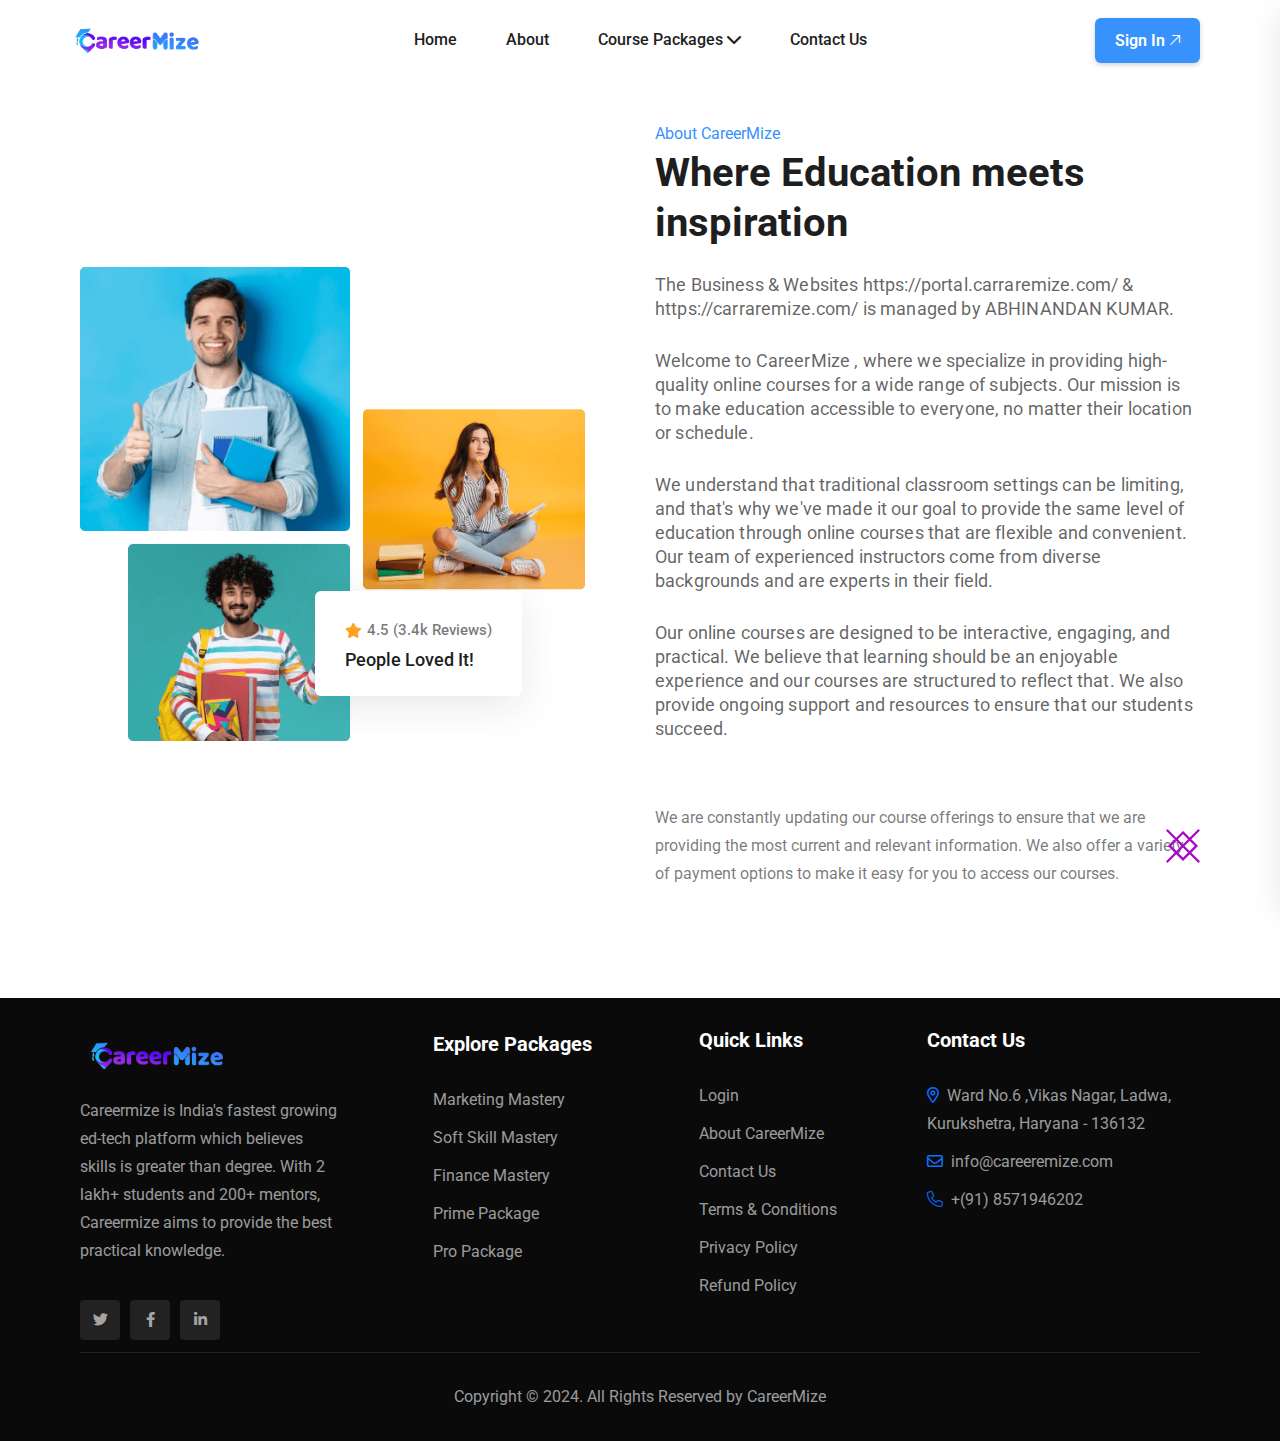
<file: about.html>
<!Doctype html>
<html class="no-js" lang="zxx">
    <head>
        <meta charset="utf-8">
        <meta http-equiv="x-ua-compatible" content="ie=edge">
        <title>Carrermize</title>
        <meta name="description" content="">
        <meta name="viewport" content="width=device-width, initial-scale=1">
		<link rel="shortcut icon" type="image/x-icon" href="assets/img/favicon.png">
        <!-- Place favicon.ico in the root directory -->

		<!-- CSS here -->
        <link rel="stylesheet" href="assets/css/bootstrap.min.css">
        <link rel="stylesheet" href="assets/css/animate.min.css">
        <link rel="stylesheet" href="assets/css/magnific-popup.css">
        <link rel="stylesheet" href="assets/css/fontawesome-all.min.css">
        <link rel="stylesheet" href="assets/css/odometer.min.css">
        <link rel="stylesheet" href="assets/css/nice-select.css">
        <link rel="stylesheet" href="assets/css/meanmenu.css">
        <link rel="stylesheet" href="assets/css/swiper-bundle.min.css">
        <link rel="stylesheet" href="assets/css/main.css">
    </head>
     
    <body>
       <!-- sidebar-information-area-start -->
        <div class="sidebar-info side-info">
            <div class="sidebar-logo-wrapper mb-25">
                <div class="row align-items-center">
                    <div class="col-xl-6 col-8">
                        <div class="sidebar-logo">
                            <a href="index.html"><img src="assets/img/logo/logo.png" alt="logo-img"></a>
                        </div>
                    </div>
                    <div class="col-xl-6 col-4">
                        <div class="sidebar-close-wrapper text-end">
                            <button class="sidebar-close side-info-close"><i class="fal fa-times"></i></button>
                        </div>
                    </div>
                </div>
            </div>
            <div class="sidebar-menu-wrapper fix">
                <div class="mobile-menu"></div>
            </div>
        </div>
        <div class="offcanvas-overlay"></div>
        <!-- sidebar-information-area-end -->

        <!-- header area start -->
        <header>
            <div class="h3_header-area header-sticky p-0">
              <div class="container">
                <div class="row align-items-center">
                  <div class="col-xl-3 col-sm-7 col-6 p-lg-0 p-md-2 m-lg-0">
                    <div class="h3_header-logo m-lg-0 p-lg-0">
                      <a href="index.html"
                        ><img
                          class="w-md-100"
                          src="assets/img/logo/logo-removebg-preview.png"
                          alt=""
                      /></a>
                    </div>
                  </div>
                  <div class="col-xl-6 p-3 d-none d-xl-block">
                    <div class="h3_header-middle">
                      <nav class="main-menu mobile-menu" id="mobile-menu">
                        <ul>
                          <li class="menu-has-child">
                            <a href="index.html">Home</a>
                          </li>
                          <li class="menu-has-child">
                            <a href="about.html">About</a>
                          </li>
                          <li class="menu-has-child">
                            <a href="#"
                              >Course Packages <i class="fa-solid fa-chevron-down"></i
                            ></a>
                            <ul class="submenu">
                              <li><a href="course-details.html">Marketing Mastery</a></li>
                              <li><a href="course-details.html">Finance Mastery</a></li>
                              <li>
                                <a href="course-details.html">Soft Skill Mastery
                                </a>
                              </li>
                            </ul>
                          </li>
                          
      
                          <li><a href="contact.html">Contact Us</a></li>
                        </ul>
                      </nav>
                    </div>
                  </div>
                  <div class="col-xl-3 col-sm-5 col-6">
                    <div class="h3_header-right">
                      <div class="h3_header-btn d-none d-sm-block">
                        <a
                          href="sign-in.html"
                          class="header-btn theme-btn theme-btn-medium theme-btn-3"
                          >Sign In <i class="fa-light fa-arrow-up-right"></i
                        ></a>
                      </div>
                      <div class="header-menu-bar d-xl-none ml-10">
                        <span class="header-menu-bar-icon side-toggle">
                          <i class="fa-light fa-bars"></i>
                        </span>
                      </div>
                    </div>
                  </div>
                </div>
              </div>
            </div>
          </header>
        <!-- header area end -->

        <main>
            <!-- breadcrumb area start -->
            <!-- <section class="breadcrumb-area bg-default" data-background="assets/img/breadcrumb/breadcrumb-bg.jpg">
                <img src="assets/img/breadcrumb/shape-1.png" alt="" class="breadcrumb-shape">
                <div class="container">
                    <div class="row">
                        <div class="col-12">
                            <div class="breadcrumb-content">
                                <h2 class="breadcrumb-title">About Us</h2>
                                <div class="breadcrumb-list">
                                    <a href="index-2.html">Home</a>
                                    <span>About</span>
                                </div>
                            </div>
                        </div>
                    </div>
                </div>
            </section> -->
            <!-- breadcrumb area end -->

            <!-- about area start -->
            <section class="about-area pt-40 pb-60">
                <div class="container">
                    <div class="row align-items-center">
                        <div class="col-xl-6 col-lg-6">
                            <div class="about-img mb-50">
                                <img src="assets/img/about/1/1.png" alt="">
                                <div class="about-img-meta">
                                    <span><i class="fa-solid fa-star"></i>4.5 (3.4k Reviews)</span>
                                    <h5>People Loved It!</h5>
                                </div>
                            </div>
                        </div>
                        <div class="col-xl-6 col-lg-6 col-md-10">
                            <div class="h3_about-wrap mr-65 mb-50">
                                <img
                                  src="assets/img/about/3/shape-4.png"
                                  alt=""
                                  class="h3_about-wrap-shape"
                                />
                                <div class="section-area-3 mb-35 small-section-area-3">
                                  <span class="section-subtitle"
                                    >About CareerMize</span
                                  >
                                  <h2 class="section-title  mb-25">Where Education meets inspiration</h2>
                                  <p class="section-text">
                                    The Business & Websites https://portal.carraremize.com/ & https://carraremize.com/ is managed by ABHINANDAN KUMAR.
                                  </p>
                                  <br>
                                  <p class="section-text">
                                    Welcome to CareerMize , where we specialize in providing
                                    high-quality online courses for a wide range of subjects.
                                    Our mission is to make education accessible to everyone, no
                                    matter their location or schedule.
                                  </p>
                                  <br>
                                  <p class="section-text">
                                    We understand that traditional classroom settings can be limiting, and that's why we've made it our goal to provide the same level of education through online courses that are flexible and convenient. Our team of experienced instructors come from diverse backgrounds and are experts in their field.
                                  </p>
                                  <br>
                                  <p class="section-text">
                                    Our online courses are designed to be interactive, engaging, and practical. We believe that learning should be an enjoyable experience and our courses are structured to reflect that. We also provide ongoing support and resources to ensure that our students succeed. </p>
                                </div>
                                  <br>
                                  <p class="section-text">
                                    We are constantly updating our course offerings to ensure that we are providing the most current and relevant information. We also offer a variety of payment options to make it easy for you to access our courses.</p>
                                </div>
                                
                              </div>
                        </div>
                    </div>
                </div>
            </section>
            <!-- about area end -->

            

            
        </main>

        <!-- footer area start -->
        <footer class="footer-area h3_footer-area">
          <div class="footer-top pt-30 pb-1">
            <div class="container">
              <div class="row gap-3 gap-lg-0 justify-content-between">
                <div class="col-xl-3  col-lg-3 col-md-7 col-sm-12">
                  <div class="footer-widget mb-2">
                    <div class="footer-logo ">
                      <a href="index.html"
                        ><img class="p-0 m-0 " src="assets/img/logo/logo-removebg-preview.png" alt=""
                      /></a>
                    </div>
                    <p class="footer-widget-text mb-35">
                      Careermize is India's fastest growing ed-tech platform which
                      believes skills is greater than degree. With 2 lakh+ students
                      and 200+ mentors, Careermize aims to provide the best
                      practical knowledge.
                    </p>
                    <div class="footer-social">
                      <ul>
                        <li>
                          <a href="#"><i class="fa-brands fa-twitter"></i></a>
                        </li>
                        <li>
                          <a href="#"><i class="fa-brands fa-facebook-f"></i></a>
                        </li>
                        <li>
                          <a href="#"><i class="fa-brands fa-linkedin-in"></i></a>
                        </li>
                      </ul>
                    </div>
                  </div>
                </div>
                <div
                  class="col-xl-2 col-lg-3 pt-1 col-md-5 col-sm-6 d-flex justify-content-xl-center"
                >
                  <div class="footer-widget mb-1">
                    <h5 class="footer-widget-title">Explore Packages</h5>
                    <div class="footer-widget-list">
                      <ul>
                        <li><a href="course-details.html">Marketing Mastery</a></li>
                        <li><a href="course-details.html">Soft Skill Mastery</a></li>
                        <li><a href="course-details.html">Finance Mastery</a></li>
                        <li><a href="course-details.html">Prime Package</a></li>
                        <li><a href="course-details.html">Pro Package</a></li>
                      </ul>
                    </div>
                  </div>
                </div>
                <div
                  class="col-xl-2 col-lg-3 col-md-5 col-sm-6 d-flex justify-content-xl-center order-md-4 order-xl-3"
                >
                  <div class="footer-widget mb-10">
                    <h5 class="footer-widget-title">Quick Links</h5>
                    <div class="footer-widget-list">
                      <ul>
                        <li><a href="sign-in.html">Login</a></li>
                        <li><a href="about.html">About CareerMize</a></li>
                        <li><a href="contact.html">Contact Us</a></li>
                        <li><a href="terms-conditions.html">Terms & Conditions</a></li>
                        <li><a href="privacy-policy.html">Privacy Policy</a></li>
                        <li><a href="refund.html">Refund Policy</a></li>
                        
                        
                      </ul>
                    </div>
                  </div>
                </div>
                <div
                  class="col-xl-3 col-lg-3  p-lg-0 col-md-5 col-sm-6 d-flex justify-content-xl-center order-md-4 order-xl-3"
                >
                  <div class="footer-widget mb-10">
                    <h5 class="footer-widget-title">Contact Us</h5>
                    <div class="footer-widget-list">
                      <ul>
                        <li><a href="#"><i class="fa-regular fa-location-dot text-primary"></i>&nbsp; Ward No.6 ,Vikas Nagar, Ladwa, Kurukshetra, Haryana - 136132</a></li>
                        <li><a href="#"><i class="fa-regular fa-envelope text-primary"></i>&nbsp; info@careeremize.com</a></li>
                        <li><a href="#"><i class="fa-light fa-phone text-primary"></i>&nbsp; +(91) 8571946202</a></li>
                        
                        
                      </ul>
                    </div>
                  </div>
                </div>
                
              </div>
            </div>
          </div>
          <div class="container">
            <div class="copyright-area">
              <div class="row">
                <div class="col-12">
                  <div class="copyright-text">
                    <p>Copyright © 2024. All Rights Reserved by CareerMize</p>
                  </div>
                </div>
              </div>
            </div>
          </div>
        </footer>
        <!-- footer area end -->

		<!-- JS here -->
        <script src="assets/js/jquery.min.js"></script>
        <script src="assets/js/bootstrap.bundle.min.js"></script>
        <script src="assets/js/swiper-bundle.min.js"></script>
        <script src="assets/js/jquery.meanmenu.min.js"></script>
        <script src="assets/js/wow.min.js"></script>
        <script src="assets/js/jquery.nice-select.min.js"></script>
        <script src="assets/js/jquery.scrollUp.min.js"></script>
        <script src="assets/js/jquery.magnific-popup.min.js"></script>
        <script src="assets/js/odometer.min.js"></script>
        <script src="assets/js/appear.min.js"></script>
        <script src="assets/js/main.js"></script>
    </body>
</html>
</file>
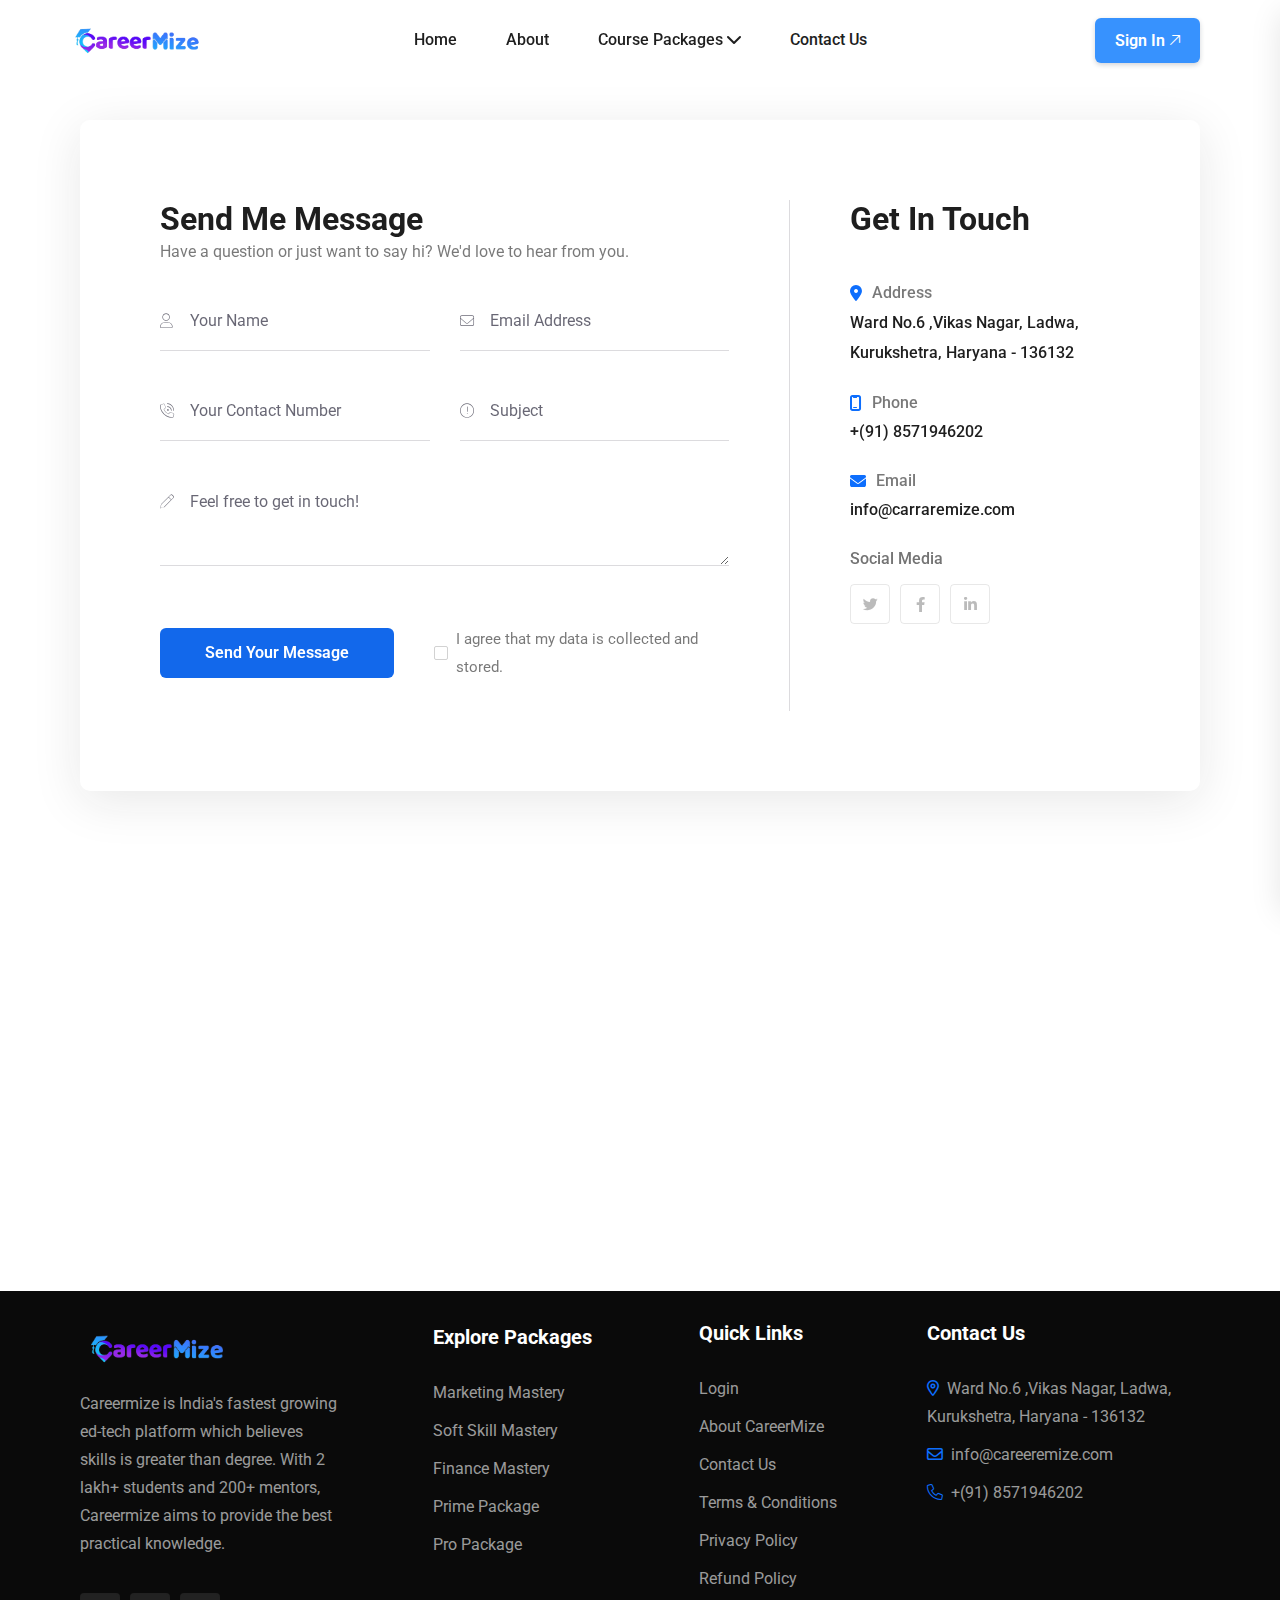
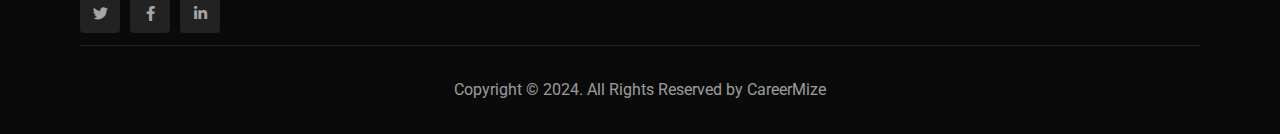
<file: contact.html>
<!Doctype html>
<html class="no-js" lang="zxx">
    <head>
        <meta charset="utf-8">
        <meta http-equiv="x-ua-compatible" content="ie=edge">
        <title>Carrermize</title>
        <meta name="description" content="">
        <meta name="viewport" content="width=device-width, initial-scale=1">
		<link rel="shortcut icon" type="image/x-icon" href="assets/img/favicon.png">
        <!-- Place favicon.ico in the root directory -->

		<!-- CSS here -->
        <link rel="stylesheet" href="assets/css/bootstrap.min.css">
        <link rel="stylesheet" href="assets/css/animate.min.css">
        <link rel="stylesheet" href="assets/css/magnific-popup.css">
        <link rel="stylesheet" href="assets/css/fontawesome-all.min.css">
        <link rel="stylesheet" href="assets/css/odometer.min.css">
        <link rel="stylesheet" href="assets/css/nice-select.css">
        <link rel="stylesheet" href="assets/css/meanmenu.css">
        <link rel="stylesheet" href="assets/css/swiper-bundle.min.css">
        <link rel="stylesheet" href="assets/css/main.css">
    </head>
     
    <body>
       <!-- sidebar-information-area-start -->
        <div class="sidebar-info side-info">
            <div class="sidebar-logo-wrapper mb-25">
                <div class="row align-items-center">
                    <div class="col-xl-6 col-8">
                        <div class="sidebar-logo">
                            <a href="index.html"><img src="assets/img/logo/logo.png" alt="logo-img"></a>
                        </div>
                    </div>
                    <div class="col-xl-6 col-4">
                        <div class="sidebar-close-wrapper text-end">
                            <button class="sidebar-close side-info-close"><i class="fal fa-times"></i></button>
                        </div>
                    </div>
                </div>
            </div>
            <div class="sidebar-menu-wrapper fix">
                <div class="mobile-menu"></div>
            </div>
        </div>
        <div class="offcanvas-overlay"></div>
        <!-- sidebar-information-area-end -->

        <!-- header area start -->
        <header>
            <div class="h3_header-area header-sticky p-0">
              <div class="container">
                <div class="row align-items-center">
                  <div class="col-xl-3 col-sm-7 col-6 p-lg-0 p-md-2 m-lg-0">
                    <div class="h3_header-logo m-lg-0 p-lg-0">
                      <a href="index.html"
                        ><img
                          class="w-md-100"
                          src="assets/img/logo/logo-removebg-preview.png"
                          alt=""
                      /></a>
                    </div>
                  </div>
                  <div class="col-xl-6 p-3 d-none d-xl-block">
                    <div class="h3_header-middle">
                      <nav class="main-menu mobile-menu" id="mobile-menu">
                        <ul>
                          <li class="menu-has-child">
                            <a href="index.html">Home</a>
                          </li>
                          <li class="menu-has-child">
                            <a href="about.html">About</a>
                          </li>
                          <li class="menu-has-child">
                            <a href="#"
                              >Course Packages <i class="fa-solid fa-chevron-down"></i
                            ></a>
                            <ul class="submenu">
                              <li><a href="course-details.html">Marketing Mastery</a></li>
                              <li><a href="course-details.html">Finance Mastery</a></li>
                              <li>
                                <a href="course-details.html">Soft Skill Mastery
                                </a>
                              </li>
                            </ul>
                          </li>
                          
      
                          <li><a href="contact.html">Contact Us</a></li>
                        </ul>
                      </nav>
                    </div>
                  </div>
                  <div class="col-xl-3 col-sm-5 col-6">
                    <div class="h3_header-right">
                      <div class="h3_header-btn d-none d-sm-block">
                        <a
                          href="sign-in.html"
                          class="header-btn theme-btn theme-btn-medium theme-btn-3"
                          >Sign In <i class="fa-light fa-arrow-up-right"></i
                        ></a>
                      </div>
                      <div class="header-menu-bar d-xl-none ml-10">
                        <span class="header-menu-bar-icon side-toggle">
                          <i class="fa-light fa-bars"></i>
                        </span>
                      </div>
                    </div>
                  </div>
                </div>
              </div>
            </div>
          </header>
        <!-- header area end -->

        <main>
            <!-- breadcrumb area start -->
           
            <!-- breadcrumb area end -->

            <!-- contact area start -->
            <section class="contact-area pt-40 pb-120">
                <div class="container">
                    <div class="contact-wrap">
                        <div class="row">
                            <div class="col-xl-8 col-md-8">
                                <div class="contact-content pr-80 mb-20">
                                    <h3 class="contact-title m-0">Send Me Message</h3>
                                    <p class="mb-25">Have a question or just want to say hi? We'd love to hear from you.</p>
                                    <form action="#" class="contact-form">
                                        <div class="row">
                                            <div class="col-xl-6 col-lg-6 col-md-12 col-sm-6">
                                                <div class="contact-form-input mb-30">
                                                    <input type="text" placeholder="Your Name">
                                                    <span class="inner-icon"><i class="fa-thin fa-user"></i></span>
                                                </div>
                                            </div>
                                            <div class="col-xl-6 col-lg-6 col-md-12 col-sm-6">
                                                <div class="contact-form-input mb-30">
                                                    <input type="email" placeholder="Email Address">
                                                    <span class="inner-icon"><i class="fa-thin fa-envelope"></i></span>
                                                </div>
                                            </div>
                                            <div class="col-xl-6 col-lg-6 col-md-12 col-sm-6">
                                                <div class="contact-form-input mb-30">
                                                    <input type="text" placeholder="Your Contact Number">
                                                    <span class="inner-icon"><i class="fa-thin fa-phone-volume"></i></span>
                                                </div>
                                            </div>
                                            <div class="col-xl-6 col-lg-6 col-md-12 col-sm-6 ">
                                                <div class="contact-form-input mb-30">
                                                    <input type="text" placeholder="Subject">
                                                    <span class="inner-icon"><i class="fa-thin fa-circle-exclamation"></i></span>
                                                </div>
                                               
                                            </div>
                                            <div class="col-12">
                                                <div class="contact-form-input mb-50 contact-form-textarea">
                                                    <textarea name="message" cols="30" rows="10" placeholder="Feel free to get in touch!"></textarea>
                                                    <span class="inner-icon"><i class="fa-thin fa-pen"></i></span>
                                                </div>
                                            </div>
                                            <div class="col-12">
                                                <div class="contact-form-submit mb-30">
                                                    <div class="contact-form-btn">
                                                        <a href="#" class="theme-btn contact-btn">Send Your Message</a>
                                                    </div>
                                                    <div class="contact-form-condition">
                                                        <label class="condition_label">I agree that my data is collected and stored.
                                                            <input type="checkbox">
                                                            <span class="check_mark"></span>
                                                        </label>
                                                    </div>
                                                </div>
                                            </div>
                                        </div>
                                    </form>
                                </div>
                            </div>
                            <div class="col-xl-4 col-md-4">
                                <div class="contact-info ml-50 mb-20">
                                    <h3 class="contact-title mb-40">Get In Touch</h3>
                                    <div class="contact-info-item">
                                        <span><i class="fa-thin fa-location-dot text-primary fw-semibold"></i>Address</span>
                                        <p>Ward No.6 ,Vikas Nagar, Ladwa, Kurukshetra, Haryana - 136132</p>
                                    </div>
                                    <div class="contact-info-item">
                                        <span><i class="fa-thin fa-mobile-notch text-primary fw-semibold"></i>Phone</span>
                                        <a href="tel:+123548645850">+(91) 8571946202</a>
                                    </div>
                                    <div class="contact-info-item">
                                        <span><i class="fa-thin fa-envelope text-primary fw-semibold"></i>Email</span>
                                        <a href="mailto:example@gmail.com">info@carraremize.com</a>
                                    </div>
                                    <div class="contact-social">
                                        <span>Social Media</span>
                                        <ul>
                                            <li><a href="#"><i class="fa-brands fa-twitter"></i></a></li>
                                            <li><a href="#"><i class="fa-brands fa-facebook-f"></i></a></li>
                                            <li><a href="#"><i class="fa-brands fa-linkedin-in"></i></a></li>
                                        </ul>
                                    </div>
                                </div>
                            </div>
                        </div>
                    </div>
                </div>
                <div class="contact-map">
                    <iframe src="https://www.google.com/maps/embed?pb=!1m16!1m12!1m3!1d147120.012062842!2d13.706000467398074!3d51.075159941942076!2m3!1f0!2f0!3f0!3m2!1i1024!2i768!4f13.1!2m1!1senveto!5e0!3m2!1sen!2sbd!4v1680961754336!5m2!1sen!2sbd" loading="lazy" referrerpolicy="no-referrer-when-downgrade"></iframe>
                </div>
            </section>
            <!-- contact area end -->

        </main>

        <!-- footer area start -->
        <footer class="footer-area h3_footer-area">
          <div class="footer-top pt-30 pb-1">
            <div class="container">
              <div class="row gap-3 gap-lg-0 justify-content-between">
                <div class="col-xl-3  col-lg-3 col-md-7 col-sm-12">
                  <div class="footer-widget mb-2">
                    <div class="footer-logo ">
                      <a href="index.html"
                        ><img class="p-0 m-0 " src="assets/img/logo/logo-removebg-preview.png" alt=""
                      /></a>
                    </div>
                    <p class="footer-widget-text mb-35">
                      Careermize is India's fastest growing ed-tech platform which
                      believes skills is greater than degree. With 2 lakh+ students
                      and 200+ mentors, Careermize aims to provide the best
                      practical knowledge.
                    </p>
                    <div class="footer-social">
                      <ul>
                        <li>
                          <a href="#"><i class="fa-brands fa-twitter"></i></a>
                        </li>
                        <li>
                          <a href="#"><i class="fa-brands fa-facebook-f"></i></a>
                        </li>
                        <li>
                          <a href="#"><i class="fa-brands fa-linkedin-in"></i></a>
                        </li>
                      </ul>
                    </div>
                  </div>
                </div>
                <div
                  class="col-xl-2 col-lg-3 pt-1 col-md-5 col-sm-6 d-flex justify-content-xl-center"
                >
                  <div class="footer-widget mb-1">
                    <h5 class="footer-widget-title">Explore Packages</h5>
                    <div class="footer-widget-list">
                      <ul>
                        <li><a href="course-details.html">Marketing Mastery</a></li>
                        <li><a href="course-details.html">Soft Skill Mastery</a></li>
                        <li><a href="course-details.html">Finance Mastery</a></li>
                        <li><a href="course-details.html">Prime Package</a></li>
                        <li><a href="course-details.html">Pro Package</a></li>
                      </ul>
                    </div>
                  </div>
                </div>
                <div
                  class="col-xl-2 col-lg-3 col-md-5 col-sm-6 d-flex justify-content-xl-center order-md-4 order-xl-3"
                >
                  <div class="footer-widget mb-10">
                    <h5 class="footer-widget-title">Quick Links</h5>
                    <div class="footer-widget-list">
                      <ul>
                        <li><a href="sign-in.html">Login</a></li>
                        <li><a href="about.html">About CareerMize</a></li>
                        <li><a href="contact.html">Contact Us</a></li>
                        <li><a href="terms-conditions.html">Terms & Conditions</a></li>
                        <li><a href="privacy-policy.html">Privacy Policy</a></li>
                        <li><a href="refund.html">Refund Policy</a></li>
                        
                        
                      </ul>
                    </div>
                  </div>
                </div>
                <div
                  class="col-xl-3 col-lg-3  p-lg-0 col-md-5 col-sm-6 d-flex justify-content-xl-center order-md-4 order-xl-3"
                >
                  <div class="footer-widget mb-10">
                    <h5 class="footer-widget-title">Contact Us</h5>
                    <div class="footer-widget-list">
                      <ul>
                        <li><a href="#"><i class="fa-regular fa-location-dot text-primary"></i>&nbsp; Ward No.6 ,Vikas Nagar, Ladwa, Kurukshetra, Haryana - 136132</a></li>
                        <li><a href="#"><i class="fa-regular fa-envelope text-primary"></i>&nbsp; info@careeremize.com</a></li>
                        <li><a href="#"><i class="fa-light fa-phone text-primary"></i>&nbsp; +(91) 8571946202</a></li>
                        
                        
                      </ul>
                    </div>
                  </div>
                </div>
                
              </div>
            </div>
          </div>
          <div class="container">
            <div class="copyright-area">
              <div class="row">
                <div class="col-12">
                  <div class="copyright-text">
                    <p>Copyright © 2024. All Rights Reserved by CareerMize</p>
                  </div>
                </div>
              </div>
            </div>
          </div>
        </footer>
        <!-- footer area end -->

		<!-- JS here -->
        <script src="assets/js/jquery.min.js"></script>
        <script src="assets/js/bootstrap.bundle.min.js"></script>
        <script src="assets/js/swiper-bundle.min.js"></script>
        <script src="assets/js/jquery.meanmenu.min.js"></script>
        <script src="assets/js/wow.min.js"></script>
        <script src="assets/js/jquery.nice-select.min.js"></script>
        <script src="assets/js/jquery.scrollUp.min.js"></script>
        <script src="assets/js/jquery.magnific-popup.min.js"></script>
        <script src="assets/js/odometer.min.js"></script>
        <script src="assets/js/appear.min.js"></script>
        <script src="assets/js/main.js"></script>
    </body>
</html>
</file>
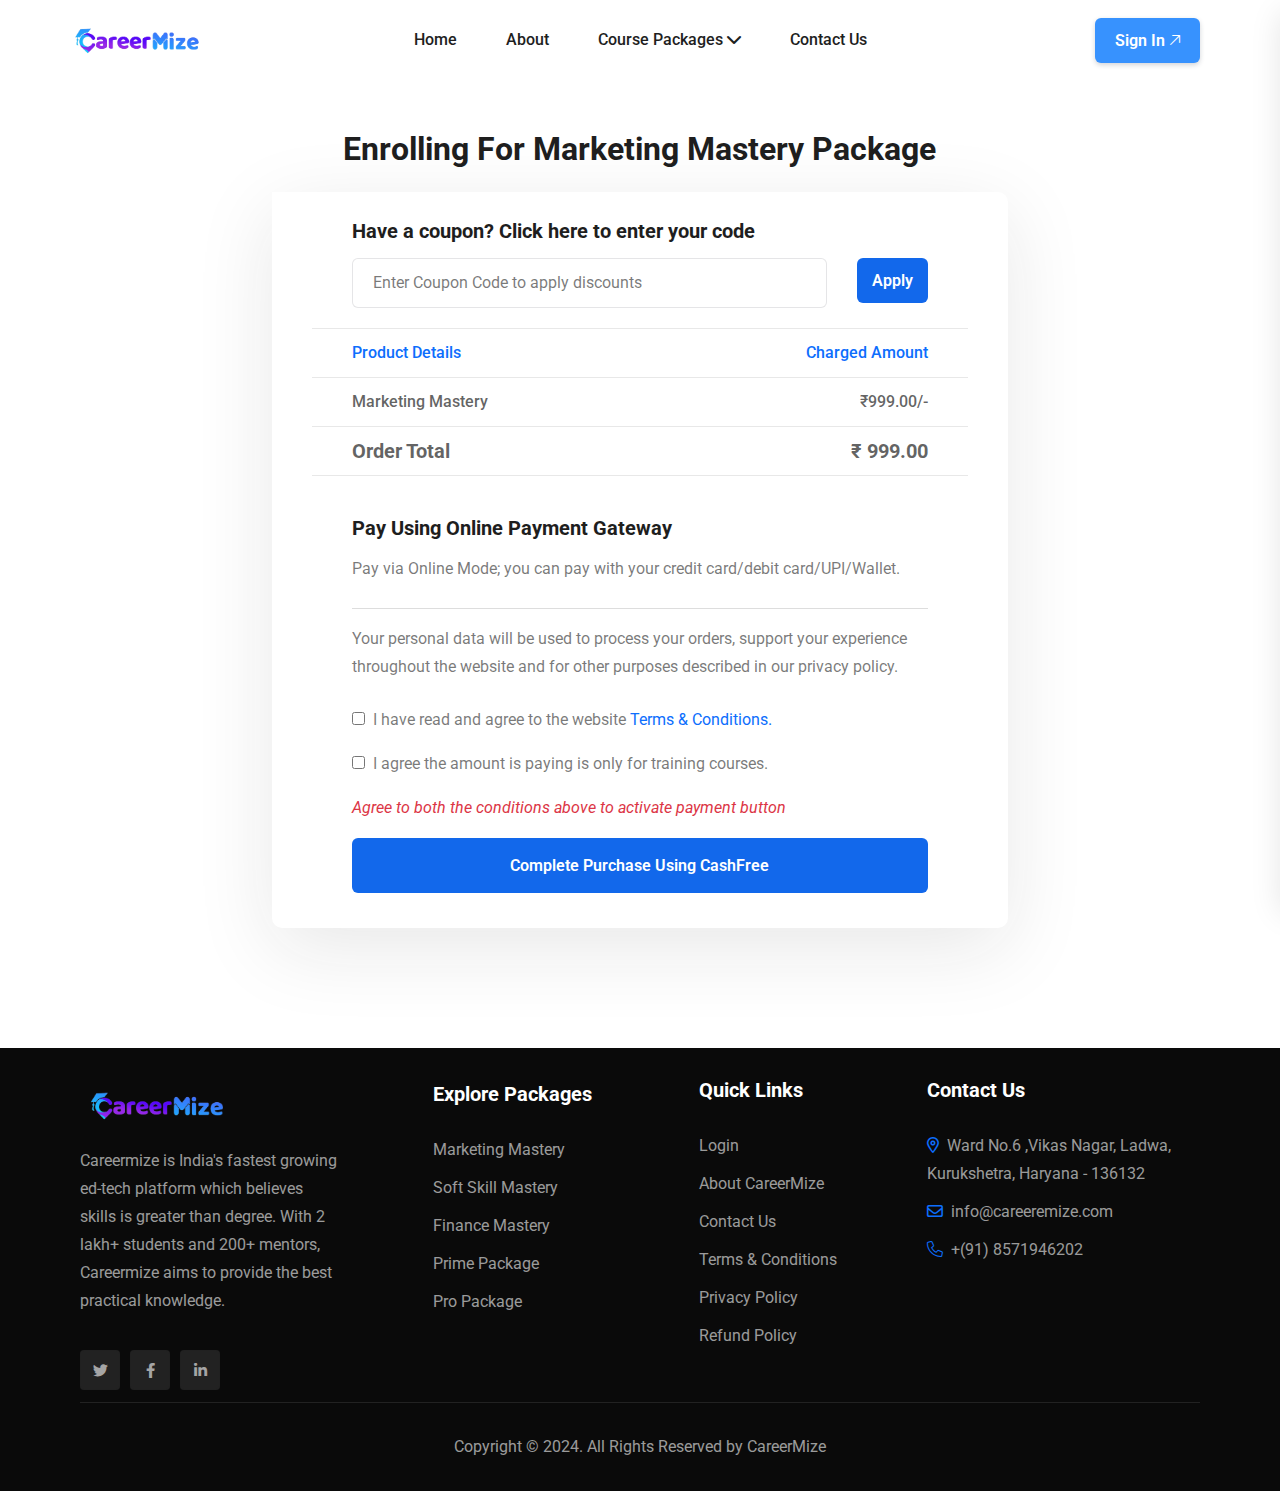
<file: course-checkout.html>
<!DOCTYPE html>
<html class="no-js" lang="zxx">
  <head>
    <meta charset="utf-8" />
    <meta http-equiv="x-ua-compatible" content="ie=edge" />
    <title>
      School University & Online Education Template | Eduan - eLearning
      Education
    </title>
    <meta name="description" content="" />
    <meta name="viewport" content="width=device-width, initial-scale=1" />
    <link
      rel="shortcut icon"
      type="image/x-icon"
      href="assets/img/favicon.png"
    />
    <!-- Place favicon.ico in the root directory -->

    <!-- CSS here -->
    <link rel="stylesheet" href="assets/css/bootstrap.min.css" />
    <link rel="stylesheet" href="assets/css/animate.min.css" />
    <link rel="stylesheet" href="assets/css/magnific-popup.css" />
    <link rel="stylesheet" href="assets/css/fontawesome-all.min.css" />
    <link rel="stylesheet" href="assets/css/odometer.min.css" />
    <link rel="stylesheet" href="assets/css/nice-select.css" />
    <link rel="stylesheet" href="assets/css/meanmenu.css" />
    <link rel="stylesheet" href="assets/css/swiper-bundle.min.css" />
    <link rel="stylesheet" href="assets/css/main.css" />
  </head>
  <style></style>
  <body>
    <!-- sidebar-information-area-start -->
    <div class="sidebar-info side-info">
      <div class="sidebar-logo-wrapper mb-25">
        <div class="row align-items-center">
          <div class="col-xl-6 col-8">
            <div class="sidebar-logo">
              <a href="index.html"
                ><img src="assets/img/logo/logo-white.png" alt="logo-img"
              /></a>
            </div>
          </div>
          <div class="col-xl-6 col-4">
            <div class="sidebar-close-wrapper text-end">
              <button class="sidebar-close side-info-close">
                <i class="fal fa-times"></i>
              </button>
            </div>
          </div>
        </div>
      </div>
      <div class="sidebar-menu-wrapper fix">
        <div class="mobile-menu"></div>
      </div>
    </div>
    <div class="offcanvas-overlay"></div>
    <!-- sidebar-information-area-end -->

    <!-- header area start -->
    <header>
      <div class="h3_header-area header-sticky p-0">
        <div class="container">
          <div class="row align-items-center">
            <div class="col-xl-3 col-sm-7 col-6 p-lg-0 p-md-2 m-lg-0">
              <div class="h3_header-logo m-lg-0 p-lg-0">
                <a href="index.html"
                  ><img
                    class="w-md-100"
                    src="assets/img/logo/logo-removebg-preview.png"
                    alt=""
                /></a>
              </div>
            </div>
            <div class="col-xl-6 p-3 d-none d-xl-block">
              <div class="h3_header-middle">
                <nav class="main-menu mobile-menu" id="mobile-menu">
                  <ul>
                    <li class="menu-has-child">
                      <a href="index.html">Home</a>
                    </li>
                    <li class="menu-has-child">
                      <a href="about.html">About</a>
                    </li>
                    <li class="menu-has-child">
                      <a href="#"
                        >Course Packages <i class="fa-solid fa-chevron-down"></i
                      ></a>
                      <ul class="submenu">
                        <li>
                          <a href="course-details.html">Marketing Mastery</a>
                        </li>
                        <li>
                          <a href="course-details.html">Finance Mastery</a>
                        </li>
                        <li>
                          <a href="course-details.html">Soft Skill Mastery </a>
                        </li>
                      </ul>
                    </li>

                    <li><a href="contact.html">Contact Us</a></li>
                  </ul>
                </nav>
              </div>
            </div>
            <div class="col-xl-3 col-sm-5 col-6">
              <div class="h3_header-right">
                <div class="h3_header-btn d-none d-sm-block">
                  <a
                    href="sign-in.html"
                    class="header-btn theme-btn theme-btn-medium theme-btn-3"
                    >Sign In<i class="fa-light fa-arrow-up-right"></i
                  ></a>
                </div>
                <div class="header-menu-bar d-xl-none ml-10">
                  <span class="header-menu-bar-icon side-toggle">
                    <i class="fa-light fa-bars"></i>
                  </span>
                </div>
              </div>
            </div>
          </div>
        </div>
      </div>
    </header>
    <!-- header area end -->

    <main>
      <!-- course details area start -->
      <section class="course_details-area single-course pt-50 pb-60">
        <div class="container">
          <div class="row">
            <div class="col-xl-8 offset-xl-2 col-lg-8 offset-lg-2">
              <h3 class="course_details-title text-center mb-4">
                Enrolling For Marketing Mastery Package
              </h3>
              <div class="course_details-wrap mb-55">
                <div class="course_details-top mb-60">
                  <div class="course_details-sidebar-btn">
                    <h5 class="mb-15">
                      Have a coupon? Click here to enter your code
                    </h5>
                    <div class="row">
                      <div class="col-10">
                        <div class="account-form-item mb-20">
                          <div class="account-form-input">
                            <input
                              type="text"
                              placeholder="Enter Coupon Code to apply discounts"
                            />
                          </div>
                        </div>
                      </div>
                      <div class="col-2">
                        <div class="account-form-item mb-20">
                          <a
                            href="#"
                            class="course-btn theme-btn theme-btn-medium"
                            >Apply</a
                          >
                        </div>
                      </div>
                    </div>
                  </div>
                  <div class="course_details-list">
                    <ul>
                      <li>
                        <span class="text-primary">Product Details</span>
                        <span class="text-primary">Charged Amount</span>
                      </li>
                      <li>
                        <span>Marketing Mastery </span>
                        <span>₹999.00/- </span>
                      </li>
                      <li>
                        <span style="font-size: 20px"
                          ><strong>Order Total </strong></span
                        >
                        <span style="font-size: 20px"
                          ><strong>₹ 999.00</strong>
                        </span>
                      </li>
                    </ul>
                  </div>
                  <div class="course_details-sidebar-btn">
                    <h5 class="mb-15">Pay Using Online Payment Gateway</h5>
                    <p class="mb-25">
                      Pay via Online Mode; you can pay with your credit
                      card/debit card/UPI/Wallet.
                    </p>
                    <hr />
                    <p class="mb-25">
                      Your personal data will be used to process your orders,
                      support your experience throughout the website and for
                      other purposes described in our privacy policy.
                    </p>
                    <p>
                      <input
                        type="checkbox"
                        id="termsCheckbox"
                        required=""
                      />&nbsp; I have read and agree to the website
                      <a
                        class="text-primary"
                        href="https://careermize.serverx.in/terms-conditions"
                        >Terms &amp; Conditions.</a
                      >
                    </p>
                    <p>
                      <input
                        type="checkbox"
                        id="amountCheckbox"
                        required=""
                      />&nbsp; I agree the amount is paying is only for training
                      courses.
                    </p>
                    <p class="text-danger">
                      <i
                        >Agree to both the conditions above to activate payment
                        button</i
                      >
                    </p>
                  </div>

                  <div class="course_details-sidebar-btn">
                    <a href="#" class="course-btn theme-btn theme-btn-big"
                      >Complete Purchase Using CashFree</a
                    >
                  </div>
                </div>
              </div>
            </div>
          </div>
        </div>
      </section>
      <!-- course details area end -->
    </main>

    <!-- footer area start -->
    <footer class="footer-area h3_footer-area">
      <div class="footer-top pt-30 pb-1">
        <div class="container">
          <div class="row gap-3 gap-lg-0 justify-content-between">
            <div class="col-xl-3  col-lg-3 col-md-7 col-sm-12">
              <div class="footer-widget mb-2">
                <div class="footer-logo ">
                  <a href="index.html"
                    ><img class="p-0 m-0 " src="assets/img/logo/logo-removebg-preview.png" alt=""
                  /></a>
                </div>
                <p class="footer-widget-text mb-35">
                  Careermize is India's fastest growing ed-tech platform which
                  believes skills is greater than degree. With 2 lakh+ students
                  and 200+ mentors, Careermize aims to provide the best
                  practical knowledge.
                </p>
                <div class="footer-social">
                  <ul>
                    <li>
                      <a href="#"><i class="fa-brands fa-twitter"></i></a>
                    </li>
                    <li>
                      <a href="#"><i class="fa-brands fa-facebook-f"></i></a>
                    </li>
                    <li>
                      <a href="#"><i class="fa-brands fa-linkedin-in"></i></a>
                    </li>
                  </ul>
                </div>
              </div>
            </div>
            <div
              class="col-xl-2 col-lg-3 pt-1 col-md-5 col-sm-6 d-flex justify-content-xl-center"
            >
              <div class="footer-widget mb-1">
                <h5 class="footer-widget-title">Explore Packages</h5>
                <div class="footer-widget-list">
                  <ul>
                    <li><a href="course-details.html">Marketing Mastery</a></li>
                    <li><a href="course-details.html">Soft Skill Mastery</a></li>
                    <li><a href="course-details.html">Finance Mastery</a></li>
                    <li><a href="course-details.html">Prime Package</a></li>
                    <li><a href="course-details.html">Pro Package</a></li>
                  </ul>
                </div>
              </div>
            </div>
            <div
              class="col-xl-2 col-lg-3 col-md-5 col-sm-6 d-flex justify-content-xl-center order-md-4 order-xl-3"
            >
              <div class="footer-widget mb-10">
                <h5 class="footer-widget-title">Quick Links</h5>
                <div class="footer-widget-list">
                  <ul>
                    <li><a href="sign-in.html">Login</a></li>
                    <li><a href="about.html">About CareerMize</a></li>
                    <li><a href="contact.html">Contact Us</a></li>
                    <li><a href="terms-conditions.html">Terms & Conditions</a></li>
                    <li><a href="privacy-policy.html">Privacy Policy</a></li>
                    <li><a href="refund.html">Refund Policy</a></li>
                    
                    
                  </ul>
                </div>
              </div>
            </div>
            <div
              class="col-xl-3 col-lg-3  p-lg-0 col-md-5 col-sm-6 d-flex justify-content-xl-center order-md-4 order-xl-3"
            >
              <div class="footer-widget mb-10">
                <h5 class="footer-widget-title">Contact Us</h5>
                <div class="footer-widget-list">
                  <ul>
                    <li><a href="#"><i class="fa-regular fa-location-dot text-primary"></i>&nbsp; Ward No.6 ,Vikas Nagar, Ladwa, Kurukshetra, Haryana - 136132</a></li>
                    <li><a href="#"><i class="fa-regular fa-envelope text-primary"></i>&nbsp; info@careeremize.com</a></li>
                    <li><a href="#"><i class="fa-light fa-phone text-primary"></i>&nbsp; +(91) 8571946202</a></li>
                    
                    
                  </ul>
                </div>
              </div>
            </div>
            
          </div>
        </div>
      </div>
      <div class="container">
        <div class="copyright-area">
          <div class="row">
            <div class="col-12">
              <div class="copyright-text">
                <p>Copyright © 2024. All Rights Reserved by CareerMize</p>
              </div>
            </div>
          </div>
        </div>
      </div>
    </footer>
    <!-- footer area end -->

    <!-- JS here -->
    <script src="assets/js/jquery.min.js"></script>
    <script src="assets/js/bootstrap.bundle.min.js"></script>
    <script src="assets/js/swiper-bundle.min.js"></script>
    <script src="assets/js/jquery.meanmenu.min.js"></script>
    <script src="assets/js/wow.min.js"></script>
    <script src="assets/js/jquery.nice-select.min.js"></script>
    <script src="assets/js/jquery.scrollUp.min.js"></script>
    <script src="assets/js/jquery.magnific-popup.min.js"></script>
    <script src="assets/js/odometer.min.js"></script>
    <script src="assets/js/appear.min.js"></script>
    <script src="assets/js/main.js"></script>
    <script></script>
  </body>
</html>
</file>
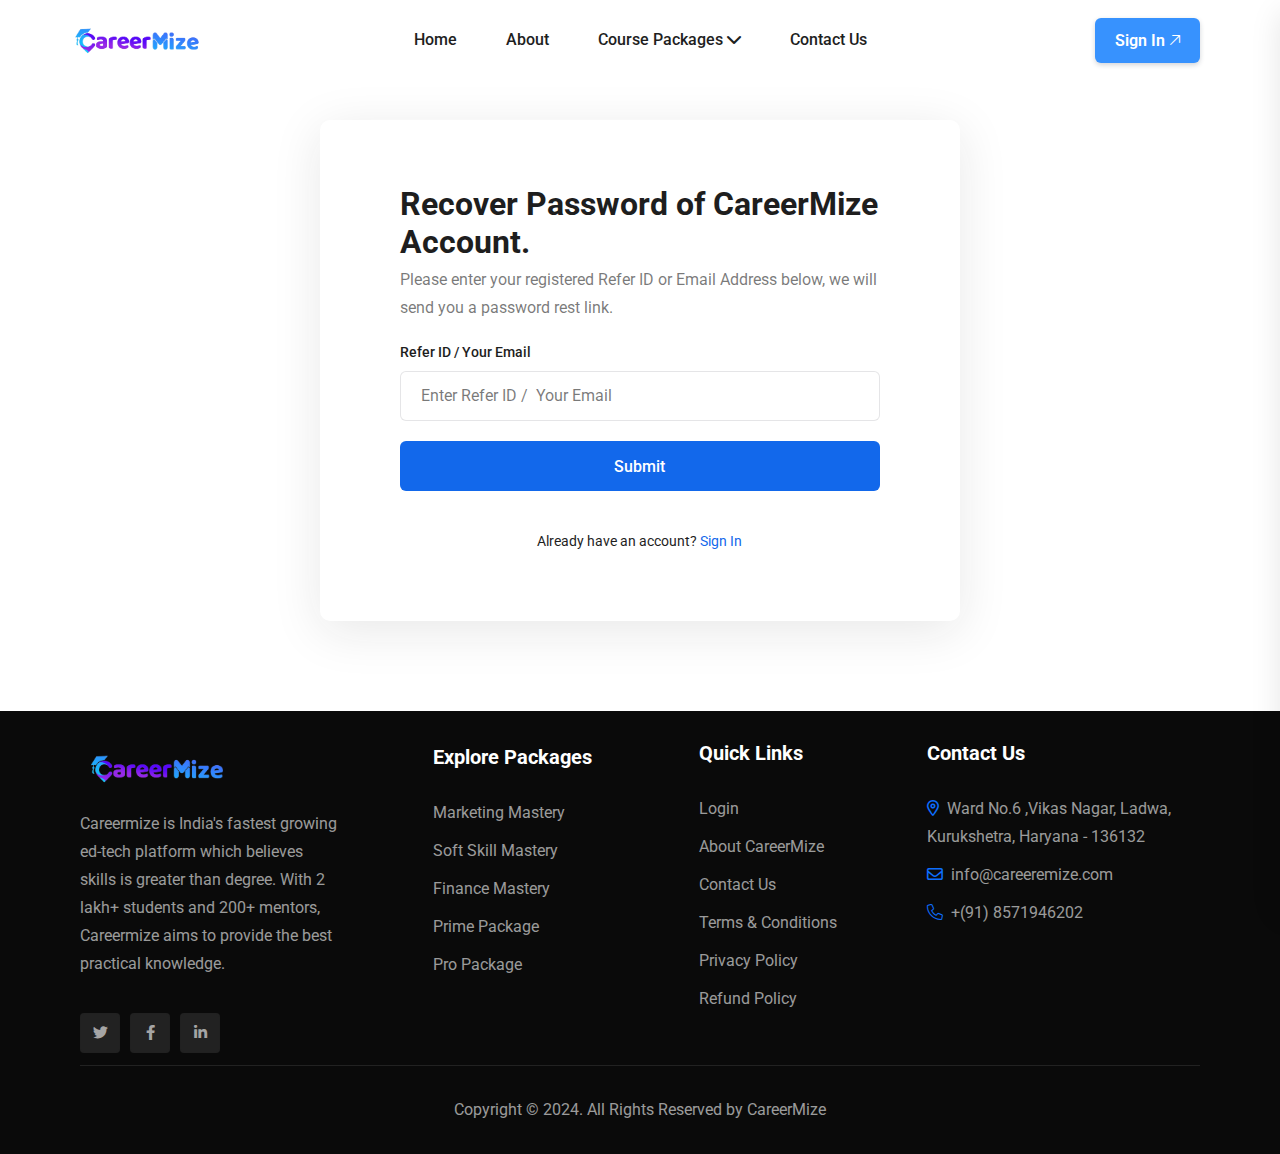
<file: forgot-password.html>
<!Doctype html>
<html class="no-js" lang="zxx">
    <head>
        <meta charset="utf-8">
        <meta http-equiv="x-ua-compatible" content="ie=edge">
        <title>Carrermize</title>
        <meta name="description" content="">
        <meta name="viewport" content="width=device-width, initial-scale=1">
		<link rel="shortcut icon" type="image/x-icon" href="assets/img/favicon.png">
        <!-- Place favicon.ico in the root directory -->

		<!-- CSS here -->
        <link rel="stylesheet" href="assets/css/bootstrap.min.css">
        <link rel="stylesheet" href="assets/css/animate.min.css">
        <link rel="stylesheet" href="assets/css/magnific-popup.css">
        <link rel="stylesheet" href="assets/css/fontawesome-all.min.css">
        <link rel="stylesheet" href="assets/css/odometer.min.css">
        <link rel="stylesheet" href="assets/css/nice-select.css">
        <link rel="stylesheet" href="assets/css/meanmenu.css">
        <link rel="stylesheet" href="assets/css/swiper-bundle.min.css">
        <link rel="stylesheet" href="assets/css/main.css">
    </head>
     
    <body>
       <!-- sidebar-information-area-start -->
        <div class="sidebar-info side-info">
            <div class="sidebar-logo-wrapper mb-25">
                <div class="row align-items-center">
                    <div class="col-xl-6 col-8">
                        <div class="sidebar-logo">
                            <a href="index.html"><img src="assets/img/logo/logo.png" alt="logo-img"></a>
                        </div>
                    </div>
                    <div class="col-xl-6 col-4">
                        <div class="sidebar-close-wrapper text-end">
                            <button class="sidebar-close side-info-close"><i class="fal fa-times"></i></button>
                        </div>
                    </div>
                </div>
            </div>
            <div class="sidebar-menu-wrapper fix">
                <div class="mobile-menu"></div>
            </div>
        </div>
        <div class="offcanvas-overlay"></div>
        <!-- sidebar-information-area-end -->

        <!-- header area start -->
        <header>
            <div class="h3_header-area header-sticky p-0">
              <div class="container">
                <div class="row align-items-center">
                  <div class="col-xl-3 col-sm-7 col-6 p-lg-0 p-md-2 m-lg-0">
                    <div class="h3_header-logo m-lg-0 p-lg-0">
                      <a href="index.html"
                        ><img
                          class="w-md-100"
                          src="assets/img/logo/logo-removebg-preview.png"
                          alt=""
                      /></a>
                    </div>
                  </div>
                  <div class="col-xl-6 p-3 d-none d-xl-block">
                    <div class="h3_header-middle">
                      <nav class="main-menu mobile-menu" id="mobile-menu">
                        <ul>
                          <li class="menu-has-child">
                            <a href="index.html">Home</a>
                          </li>
                          <li class="menu-has-child">
                            <a href="about.html">About</a>
                          </li>
                          <li class="menu-has-child">
                            <a href="#"
                              >Course Packages <i class="fa-solid fa-chevron-down"></i
                            ></a>
                            <ul class="submenu">
                              <li><a href="course-details.html">Marketing Mastery</a></li>
                              <li><a href="course-details.html">Finance Mastery</a></li>
                              <li>
                                <a href="course-details.html">Soft Skill Mastery
                                </a>
                              </li>
                            </ul>
                          </li>
                          
      
                          <li><a href="contact.html">Contact Us</a></li>
                        </ul>
                      </nav>
                    </div>
                  </div>
                  <div class="col-xl-3 col-sm-5 col-6">
                    <div class="h3_header-right">
                      <div class="h3_header-btn d-none d-sm-block">
                        <a
                          href="sign-in.html"
                          class="header-btn theme-btn theme-btn-medium theme-btn-3"
                          >Sign In <i class="fa-light fa-arrow-up-right"></i
                        ></a>
                      </div>
                      <div class="header-menu-bar d-xl-none ml-10">
                        <span class="header-menu-bar-icon side-toggle">
                          <i class="fa-light fa-bars"></i>
                        </span>
                      </div>
                    </div>
                  </div>
                </div>
              </div>
            </div>
          </header>
        <!-- header area end -->

        <main>
            <!-- breadcrumb area start -->
            <!-- <section class="breadcrumb-area bg-default" data-background="assets/img/breadcrumb/breadcrumb-bg.jpg">
                <img src="assets/img/breadcrumb/shape-1.png" alt="" class="breadcrumb-shape">
                <div class="container">
                    <div class="row">
                        <div class="col-12">
                            <div class="breadcrumb-content">
                                <h2 class="breadcrumb-title">Sign In</h2>
                                <div class="breadcrumb-list">
                                    <a href="index.html">Home</a>
                                    <span>Sign In</span>
                                </div>
                            </div>
                        </div>
                    </div>
                </div>
            </section> -->
            <!-- breadcrumb area end -->

            <!-- sign in area start -->
            <div class="account-area pt-40 pb-90">
                <div class="container">
                    <div class="row justify-content-center">
                        <div class="col-xl-7 col-lg-8 col-md-10">
                            <div class="account-wrap">
                                
                                <div class="account-main">
                                    <h3 class="account-title m-0">Recover Password of CareerMize Account.</h3>
                                    <p class="pt-1">Please enter your registered Refer ID or Email Address below, we will send you a password rest link.
                                    </p>
                                    <form action="#" class="account-form">
                                        <div class="account-form-item mb-20">
                                            <div class="account-form-label">
                                                <label>Refer ID / Your Email</label>
                                            </div>
                                            <div class="account-form-input">
                                                <input type="email" placeholder="Enter Refer ID /  Your Email">
                                            </div>
                                        </div>
                                        
                                        <div class="account-form-button">
                                            <button type="submit" class="account-btn">Submit</button>
                                        </div>
                                    </form>
                                    
                                        
                                        <div class="account-bottom-text">
                                            <p>Already have an account? <a href="sign-up.html">Sign In</a></p>
                                        </div>
                                    
                                </div>
                            </div>
                        </div>
                    </div>
                </div>
            </div>
            <!-- sign in area end -->

        
        </main>

        <!-- footer area start -->
        <footer class="footer-area h3_footer-area">
          <div class="footer-top pt-30 pb-1">
            <div class="container">
              <div class="row gap-3 gap-lg-0 justify-content-between">
                <div class="col-xl-3  col-lg-3 col-md-7 col-sm-12">
                  <div class="footer-widget mb-2">
                    <div class="footer-logo ">
                      <a href="index.html"
                        ><img class="p-0 m-0 " src="assets/img/logo/logo-removebg-preview.png" alt=""
                      /></a>
                    </div>
                    <p class="footer-widget-text mb-35">
                      Careermize is India's fastest growing ed-tech platform which
                      believes skills is greater than degree. With 2 lakh+ students
                      and 200+ mentors, Careermize aims to provide the best
                      practical knowledge.
                    </p>
                    <div class="footer-social">
                      <ul>
                        <li>
                          <a href="#"><i class="fa-brands fa-twitter"></i></a>
                        </li>
                        <li>
                          <a href="#"><i class="fa-brands fa-facebook-f"></i></a>
                        </li>
                        <li>
                          <a href="#"><i class="fa-brands fa-linkedin-in"></i></a>
                        </li>
                      </ul>
                    </div>
                  </div>
                </div>
                <div
                  class="col-xl-2 col-lg-3 pt-1 col-md-5 col-sm-6 d-flex justify-content-xl-center"
                >
                  <div class="footer-widget mb-1">
                    <h5 class="footer-widget-title">Explore Packages</h5>
                    <div class="footer-widget-list">
                      <ul>
                        <li><a href="course-details.html">Marketing Mastery</a></li>
                        <li><a href="course-details.html">Soft Skill Mastery</a></li>
                        <li><a href="course-details.html">Finance Mastery</a></li>
                        <li><a href="course-details.html">Prime Package</a></li>
                        <li><a href="course-details.html">Pro Package</a></li>
                      </ul>
                    </div>
                  </div>
                </div>
                <div
                  class="col-xl-2 col-lg-3 col-md-5 col-sm-6 d-flex justify-content-xl-center order-md-4 order-xl-3"
                >
                  <div class="footer-widget mb-10">
                    <h5 class="footer-widget-title">Quick Links</h5>
                    <div class="footer-widget-list">
                      <ul>
                        <li><a href="sign-in.html">Login</a></li>
                        <li><a href="about.html">About CareerMize</a></li>
                        <li><a href="contact.html">Contact Us</a></li>
                        <li><a href="terms-conditions.html">Terms & Conditions</a></li>
                        <li><a href="privacy-policy.html">Privacy Policy</a></li>
                        <li><a href="refund.html">Refund Policy</a></li>
                        
                        
                      </ul>
                    </div>
                  </div>
                </div>
                <div
                  class="col-xl-3 col-lg-3  p-lg-0 col-md-5 col-sm-6 d-flex justify-content-xl-center order-md-4 order-xl-3"
                >
                  <div class="footer-widget mb-10">
                    <h5 class="footer-widget-title">Contact Us</h5>
                    <div class="footer-widget-list">
                      <ul>
                        <li><a href="#"><i class="fa-regular fa-location-dot text-primary"></i>&nbsp; Ward No.6 ,Vikas Nagar, Ladwa, Kurukshetra, Haryana - 136132</a></li>
                        <li><a href="#"><i class="fa-regular fa-envelope text-primary"></i>&nbsp; info@careeremize.com</a></li>
                        <li><a href="#"><i class="fa-light fa-phone text-primary"></i>&nbsp; +(91) 8571946202</a></li>
                        
                        
                      </ul>
                    </div>
                  </div>
                </div>
                
              </div>
            </div>
          </div>
          <div class="container">
            <div class="copyright-area">
              <div class="row">
                <div class="col-12">
                  <div class="copyright-text">
                    <p>Copyright © 2024. All Rights Reserved by CareerMize</p>
                  </div>
                </div>
              </div>
            </div>
          </div>
        </footer>
        <!-- footer area end -->

		<!-- JS here -->
        <script src="assets/js/jquery.min.js"></script>
        <script src="assets/js/bootstrap.bundle.min.js"></script>
        <script src="assets/js/swiper-bundle.min.js"></script>
        <script src="assets/js/jquery.meanmenu.min.js"></script>
        <script src="assets/js/wow.min.js"></script>
        <script src="assets/js/jquery.nice-select.min.js"></script>
        <script src="assets/js/jquery.scrollUp.min.js"></script>
        <script src="assets/js/jquery.magnific-popup.min.js"></script>
        <script src="assets/js/odometer.min.js"></script>
        <script src="assets/js/appear.min.js"></script>
        <script src="assets/js/main.js"></script>
    </body>
</html>
</file>
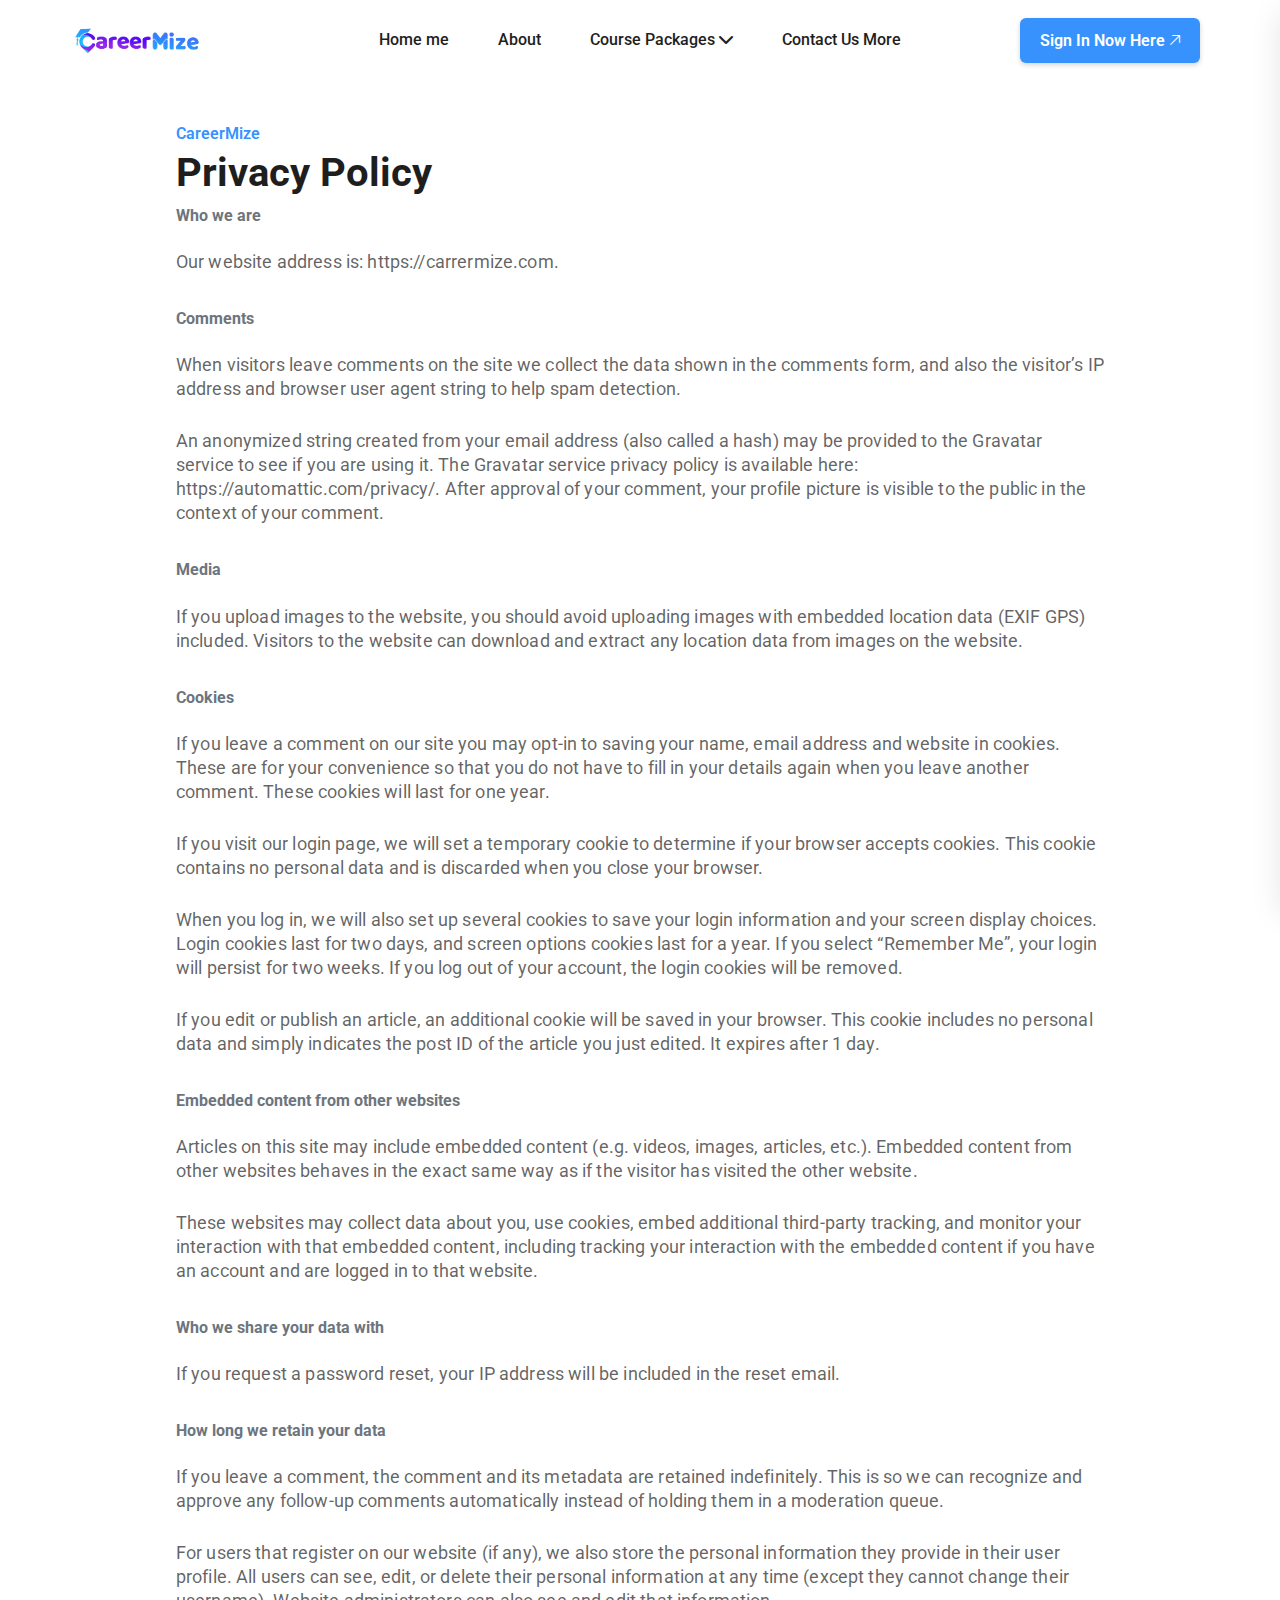
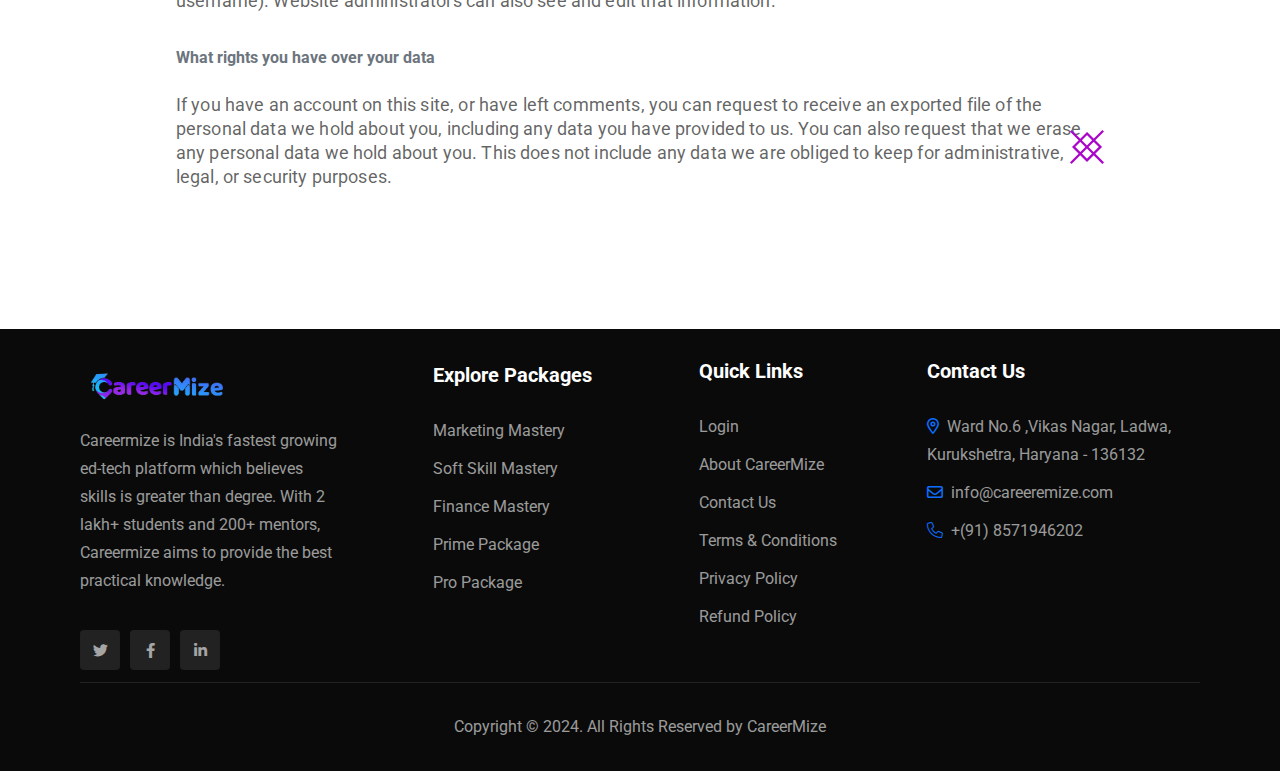
<file: privacy-policy.html>
<!DOCTYPE html>
<html class="no-js" lang="zxx">
  <head>
    <meta charset="utf-8" />
    <meta http-equiv="x-ua-compatible" content="ie=edge" />
    <title>Careermize</title>
    <meta name="description" content="" />
    <meta name="viewport" content="width=device-width, initial-scale=1" />
    <link
      rel="shortcut icon"
      type="image/x-icon"
      href="assets/img/favicon.png"
    />
    <!-- Place favicon.ico in the root directory -->

    <!-- CSS here -->
    <link rel="stylesheet" href="assets/css/bootstrap.min.css" />
    <link rel="stylesheet" href="assets/css/animate.min.css" />
    <link rel="stylesheet" href="assets/css/magnific-popup.css" />
    <link rel="stylesheet" href="assets/css/fontawesome-all.min.css" />
    <link rel="stylesheet" href="assets/css/odometer.min.css" />
    <link rel="stylesheet" href="assets/css/nice-select.css" />
    <link rel="stylesheet" href="assets/css/meanmenu.css" />
    <link rel="stylesheet" href="assets/css/swiper-bundle.min.css" />
    <link rel="stylesheet" href="assets/css/main.css" />
  </head>

  <body>
    <!-- sidebar-information-area-start -->
    <div class="sidebar-info side-info">
      <div class="sidebar-logo-wrapper mb-25">
        <div class="row align-items-center">
          <div class="col-xl-6 col-8">
            <div class="sidebar-logo">
              <a href="index.html"
                ><img src="assets/img/logo/logo.png" alt="logo-img"
              /></a>
            </div>
          </div>
          <div class="col-xl-6 col-4">
            <div class="sidebar-close-wrapper text-end">
              <button class="sidebar-close side-info-close">
                <i class="fal fa-times"></i>
              </button>
            </div>
          </div>
        </div>
      </div>
      <div class="sidebar-menu-wrapper fix">
        <div class="mobile-menu"></div>
      </div>
    </div>
    <div class="offcanvas-overlay"></div>
    <!-- sidebar-information-area-end -->

    <!-- header area start -->
    <header>
      <div class="h3_header-area header-sticky p-0">
        <div class="container">
          <div class="row align-items-center">
            <div class="col-xl-3 col-sm-7 col-6 p-lg-0 p-md-2 m-lg-0">
              <div class="h3_header-logo m-lg-0 p-lg-0">
                <a href="index.html"
                  ><img
                    class="w-md-100"
                    src="assets/img/logo/logo-removebg-preview.png"
                    alt=""
                /></a>
              </div>
            </div>
            <div class="col-xl-6 p-3 d-none d-xl-block">
              <div class="h3_header-middle">
                <nav class="main-menu mobile-menu" id="mobile-menu">
                  <ul>
                    <li class="menu-has-child">
                      <a href="index.html">Home me</a>
                    </li>
                    <li class="menu-has-child">
                      <a href="about.html">About</a>
                    </li>
                    <li class="menu-has-child">
                      <a href="#"
                        >Course Packages <i class="fa-solid fa-chevron-down"></i
                      ></a>
                      <ul class="submenu">
                        <li>
                          <a href="course-details.html">Marketing Mastery</a>
                        </li>
                        <li>
                          <a href="course-details.html">Finance Mastery</a>
                        </li>
                        <li>
                          <a href="course-details.html">Soft Skill Mastery </a>
                        </li>
                      </ul>
                    </li>

                    <li><a href="contact.html">Contact Us More</a></li>
                  </ul>
                </nav>
              </div>
            </div>
            <div class="col-xl-3 col-sm-5 col-6">
              <div class="h3_header-right">
                <div class="h3_header-btn d-none d-sm-block">
                  <a
                    href="sign-in.html"
                    class="header-btn theme-btn theme-btn-medium theme-btn-3"
                    >Sign In Now here<i class="fa-light fa-arrow-up-right"></i
                  ></a>
                </div>
                <div class="header-menu-bar d-xl-none ml-10">
                  <span class="header-menu-bar-icon side-toggle">
                    <i class="fa-light fa-bars"></i>
                  </span>
                </div>
              </div>
            </div>
          </div>
        </div>
      </div>
    </header>
    <!-- header area end -->

    <main>
      <!-- breadcrumb area start -->
      <!-- <section class="breadcrumb-area bg-default" data-background="assets/img/breadcrumb/breadcrumb-bg.jpg">
                <img src="assets/img/breadcrumb/shape-1.png" alt="" class="breadcrumb-shape">
                <div class="container">
                    <div class="row">
                        <div class="col-12">
                            <div class="breadcrumb-content">
                                <h2 class="breadcrumb-title">About Us</h2>
                                <div class="breadcrumb-list">
                                    <a href="index-2.html">Home</a>
                                    <span>About</span>
                                </div>
                            </div>
                        </div>
                    </div>
                </div>
            </section> -->
      <!-- breadcrumb area end -->

      <!-- about area start -->
      <section class="about-area  pt-40 pb-90">
        <div class="container">
          <div class="row align-items-center">
            <div class="col-xl-1 col-lg-4"></div>
            <div class="col-xl-10 col-lg-6 col-md-10">
              <div class="h3_about-wrap mr-65 mb-50">
                <img
                  src="assets/img/about/3/shape-4.png"
                  alt=""
                  class="h3_about-wrap-shape"
                /> 
                <div class="section-area-3  mb-35 small-section-area-3">
                  <span class="section-subtitle fw-semibold">CareerMize</span>
                  <h2 class="section-title mb-2">Privacy Policy</h2>
                  <h6 class="mb-25 text-secondary">Who we are</h6>
                  <p class="section-text">
                    Our website address is: https://carrermize.com.
                  </p>
                 
                </div>
                <div class="section-area-3 mb-35 small-section-area-3">
                  <h6 class="mb-25 text-secondary">
                    Comments
                  </h6>
                  <p class="section-text">
                    When visitors leave comments on the site we collect the data shown in the comments form, and also the visitor’s IP address and browser user agent string to help spam detection.
                  </p>
                  <br />
                  <p class="section-text">
                    An anonymized string created from your email address (also called a hash) may be provided to the Gravatar service to see if you are using it. The Gravatar service privacy policy is available here: https://automattic.com/privacy/. After approval of your comment, your profile picture is visible to the public in the context of your comment.
                  </p>
                  
                </div>
                <div class="section-area-3 mb-35 small-section-area-3">
                  <h6 class="mb-25 text-secondary">Media</h6>
                  <p class="section-text">
                    If you upload images to the website, you should avoid uploading images with embedded location data (EXIF GPS) included. Visitors to the website can download and extract any location data from images on the website.
                  </p>
                  
                </div>
                <div class="section-area-3 mb-35 small-section-area-3">
                  <h6 class="mb-25 text-secondary">
                    Cookies
                  </h6>
                  <p class="section-text">
                    If you leave a comment on our site you may opt-in to saving your name, email address and website in cookies. These are for your convenience so that you do not have to fill in your details again when you leave another comment. These cookies will last for one year.
                  </p>
                  <br />
                  <p class="section-text">
                    
If you visit our login page, we will set a temporary cookie to determine if your browser accepts cookies. This cookie contains no personal data and is discarded when you close your browser.
                  </p>
                  <br />
                  <p class="section-text">
                    
When you log in, we will also set up several cookies to save your login information and your screen display choices. Login cookies last for two days, and screen options cookies last for a year. If you select “Remember Me”, your login will persist for two weeks. If you log out of your account, the login cookies will be removed.
</p>
                  <br />
                  <p class="section-text">
                    
                    If you edit or publish an article, an additional cookie will be saved in your browser. This cookie includes no personal data and simply indicates the post ID of the article you just edited. It expires after 1 day.
</p>
                </div>
                <div class="section-area-3 mb-35 small-section-area-3">
                  <h6 class="mb-25 text-secondary">Embedded content from other websites</h6>
                  <p class="section-text">
                    Articles on this site may include embedded content (e.g. videos, images, articles, etc.). Embedded content from other websites behaves in the exact same way as if the visitor has visited the other website.

                  </p>
                  <br />
                  <p class="section-text">
                    These websites may collect data about you, use cookies, embed additional third-party tracking, and monitor your interaction with that embedded content, including tracking your interaction with the embedded content if you have an account and are logged in to that website.
                  </p>
                 
                </div>
                <div class="section-area-3 mb-35 small-section-area-3">
                  <h6 class="mb-25 text-secondary">
                    Who we share your data with
                  </h6>
                  <p class="section-text">
                    If you request a password reset, your IP address will be included in the reset email.
                  </p>
                 
                </div>
                <div class="section-area-3 mb-35 small-section-area-3">
                  <h6 class="mb-25 text-secondary">How long we retain your data</h6>
                  <p class="section-text">
                    If you leave a comment, the comment and its metadata are retained indefinitely. This is so we can recognize and approve any follow-up comments automatically instead of holding them in a moderation queue.

                  </p>
                  <br />
                  <p class="section-text">
                    For users that register on our website (if any), we also store the personal information they provide in their user profile. All users can see, edit, or delete their personal information at any time (except they cannot change their username). Website administrators can also see and edit that information.
                  </p>
                 
                </div>
                <div class="section-area-3 mb-35 small-section-area-3">
                  <h6 class="mb-25 text-secondary">
                    What rights you have over your data
                  </h6>
                  <p class="section-text">
                    If you have an account on this site, or have left comments, you can request to receive an exported file of the personal data we hold about you, including any data you have provided to us. You can also request that we erase any personal data we hold about you. This does not include any data we are obliged to keep for administrative, legal, or security purposes.
                  </p>
                 
                </div>
              </div>
            </div>
          </div>
        </div>
      </section>
      <!-- about area end -->

      
    </main>

    <!-- footer area start -->
    <footer class="footer-area h3_footer-area">
      <div class="footer-top pt-30 pb-1">
        <div class="container">
          <div class="row gap-3 gap-lg-0 justify-content-between">
            <div class="col-xl-3  col-lg-3 col-md-7 col-sm-12">
              <div class="footer-widget mb-2">
                <div class="footer-logo ">
                  <a href="index.html"
                    ><img class="p-0 m-0 " src="assets/img/logo/logo-removebg-preview.png" alt=""
                  /></a>
                </div>
                <p class="footer-widget-text mb-35">
                  Careermize is India's fastest growing ed-tech platform which
                  believes skills is greater than degree. With 2 lakh+ students
                  and 200+ mentors, Careermize aims to provide the best
                  practical knowledge.
                </p>
                <div class="footer-social">
                  <ul>
                    <li>
                      <a href="#"><i class="fa-brands fa-twitter"></i></a>
                    </li>
                    <li>
                      <a href="#"><i class="fa-brands fa-facebook-f"></i></a>
                    </li>
                    <li>
                      <a href="#"><i class="fa-brands fa-linkedin-in"></i></a>
                    </li>
                  </ul>
                </div>
              </div>
            </div>
            <div
              class="col-xl-2 col-lg-3 pt-1 col-md-5 col-sm-6 d-flex justify-content-xl-center"
            >
              <div class="footer-widget mb-1">
                <h5 class="footer-widget-title">Explore Packages</h5>
                <div class="footer-widget-list">
                  <ul>
                    <li><a href="course-details.html">Marketing Mastery</a></li>
                    <li><a href="course-details.html">Soft Skill Mastery</a></li>
                    <li><a href="course-details.html">Finance Mastery</a></li>
                    <li><a href="course-details.html">Prime Package</a></li>
                    <li><a href="course-details.html">Pro Package</a></li>
                  </ul>
                </div>
              </div>
            </div>
            <div
              class="col-xl-2 col-lg-3 col-md-5 col-sm-6 d-flex justify-content-xl-center order-md-4 order-xl-3"
            >
              <div class="footer-widget mb-10">
                <h5 class="footer-widget-title">Quick Links</h5>
                <div class="footer-widget-list">
                  <ul>
                    <li><a href="sign-in.html">Login</a></li>
                    <li><a href="about.html">About CareerMize</a></li>
                    <li><a href="contact.html">Contact Us</a></li>
                    <li><a href="terms-conditions.html">Terms & Conditions</a></li>
                    <li><a href="privacy-policy.html">Privacy Policy</a></li>
                    <li><a href="refund.html">Refund Policy</a></li>
                    
                    
                  </ul>
                </div>
              </div>
            </div>
            <div
              class="col-xl-3 col-lg-3  p-lg-0 col-md-5 col-sm-6 d-flex justify-content-xl-center order-md-4 order-xl-3"
            >
              <div class="footer-widget mb-10">
                <h5 class="footer-widget-title">Contact Us</h5>
                <div class="footer-widget-list">
                  <ul>
                    <li><a href="#"><i class="fa-regular fa-location-dot text-primary"></i>&nbsp; Ward No.6 ,Vikas Nagar, Ladwa, Kurukshetra, Haryana - 136132</a></li>
                    <li><a href="#"><i class="fa-regular fa-envelope text-primary"></i>&nbsp; info@careeremize.com</a></li>
                    <li><a href="#"><i class="fa-light fa-phone text-primary"></i>&nbsp; +(91) 8571946202</a></li>
                    
                    
                  </ul>
                </div>
              </div>
            </div>
            
          </div>
        </div>
      </div>
      <div class="container">
        <div class="copyright-area">
          <div class="row">
            <div class="col-12">
              <div class="copyright-text">
                <p>Copyright © 2024. All Rights Reserved by CareerMize</p>
              </div>
            </div>
          </div>
        </div>
      </div>
    </footer>
    <!-- footer area end -->

    <!-- JS here -->
    <script src="assets/js/jquery.min.js"></script>
    <script src="assets/js/bootstrap.bundle.min.js"></script>
    <script src="assets/js/swiper-bundle.min.js"></script>
    <script src="assets/js/jquery.meanmenu.min.js"></script>
    <script src="assets/js/wow.min.js"></script>
    <script src="assets/js/jquery.nice-select.min.js"></script>
    <script src="assets/js/jquery.scrollUp.min.js"></script>
    <script src="assets/js/jquery.magnific-popup.min.js"></script>
    <script src="assets/js/odometer.min.js"></script>
    <script src="assets/js/appear.min.js"></script>
    <script src="assets/js/main.js"></script>
  </body>
</html>
</file>
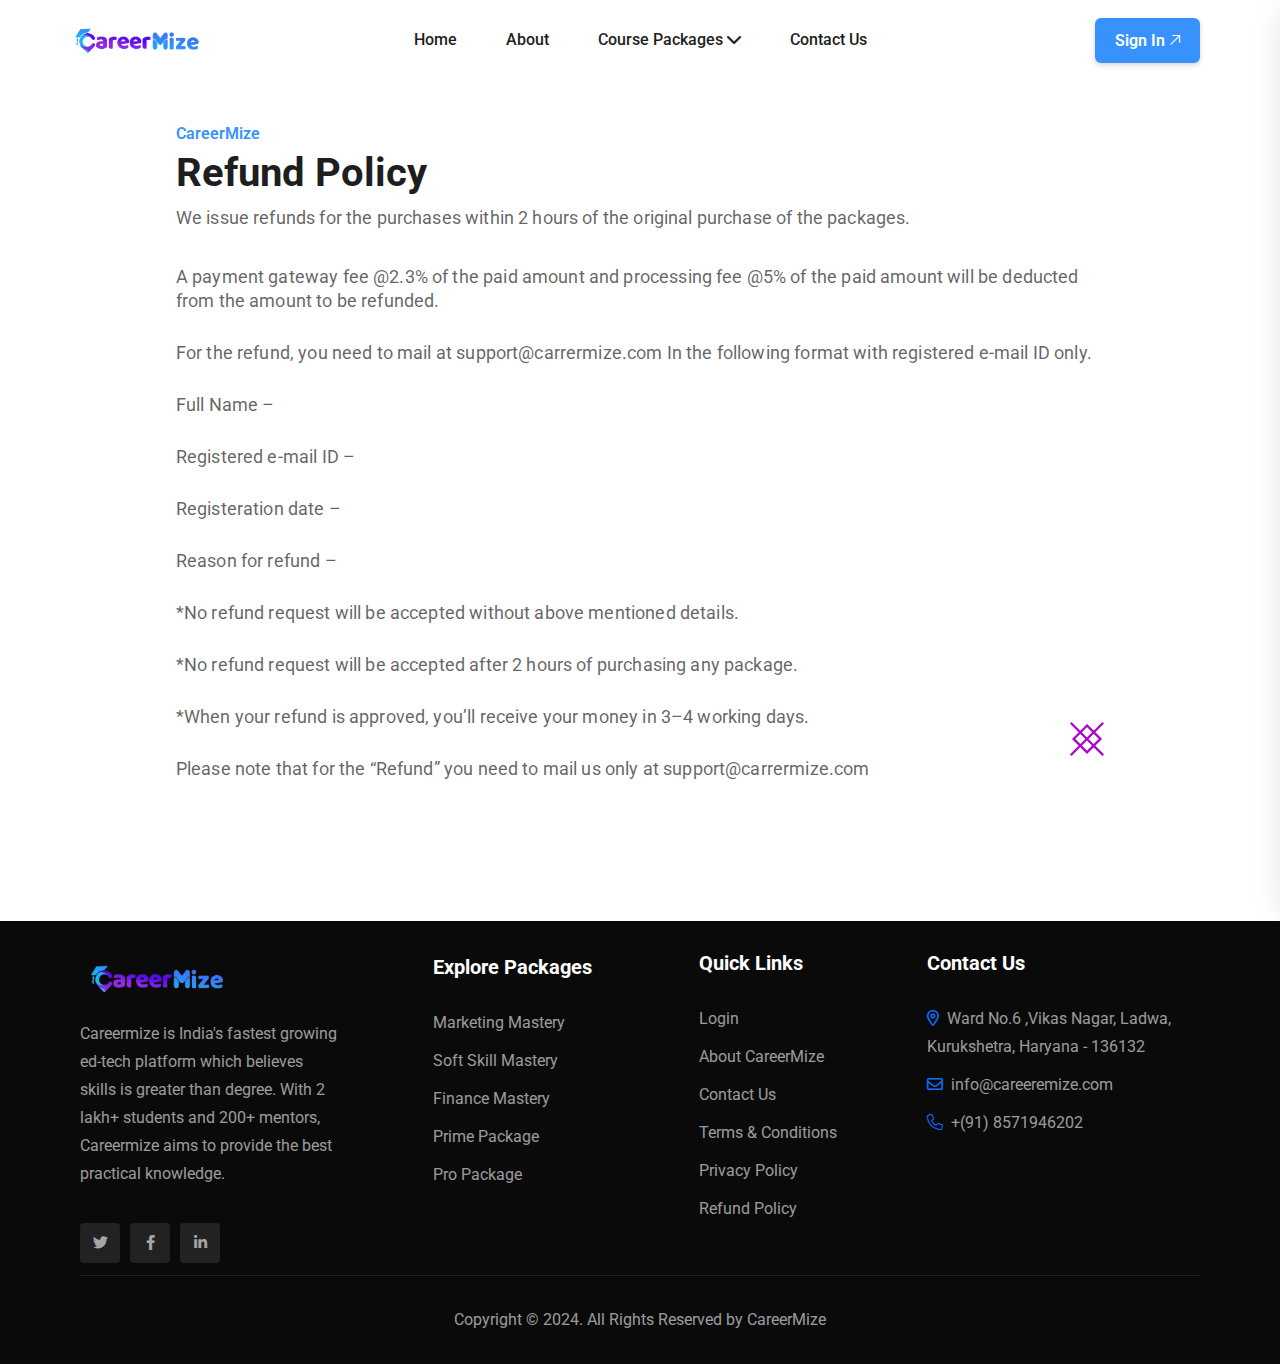
<file: refund.html>
<!DOCTYPE html>
<html class="no-js" lang="zxx">
  <head>
    <meta charset="utf-8" />
    <meta http-equiv="x-ua-compatible" content="ie=edge" />
    <title>Careermize</title>
    <meta name="description" content="" />
    <meta name="viewport" content="width=device-width, initial-scale=1" />
    <link
      rel="shortcut icon"
      type="image/x-icon"
      href="assets/img/favicon.png"
    />
    <!-- Place favicon.ico in the root directory -->

    <!-- CSS here -->
    <link rel="stylesheet" href="assets/css/bootstrap.min.css" />
    <link rel="stylesheet" href="assets/css/animate.min.css" />
    <link rel="stylesheet" href="assets/css/magnific-popup.css" />
    <link rel="stylesheet" href="assets/css/fontawesome-all.min.css" />
    <link rel="stylesheet" href="assets/css/odometer.min.css" />
    <link rel="stylesheet" href="assets/css/nice-select.css" />
    <link rel="stylesheet" href="assets/css/meanmenu.css" />
    <link rel="stylesheet" href="assets/css/swiper-bundle.min.css" />
    <link rel="stylesheet" href="assets/css/main.css" />
  </head>

  <body>
    <!-- sidebar-information-area-start -->
    <div class="sidebar-info side-info">
      <div class="sidebar-logo-wrapper mb-25">
        <div class="row align-items-center">
          <div class="col-xl-6 col-8">
            <div class="sidebar-logo">
              <a href="index.html"
                ><img src="assets/img/logo/logo.png" alt="logo-img"
              /></a>
            </div>
          </div>
          <div class="col-xl-6 col-4">
            <div class="sidebar-close-wrapper text-end">
              <button class="sidebar-close side-info-close">
                <i class="fal fa-times"></i>
              </button>
            </div>
          </div>
        </div>
      </div>
      <div class="sidebar-menu-wrapper fix">
        <div class="mobile-menu"></div>
      </div>
    </div>
    <div class="offcanvas-overlay"></div>
    <!-- sidebar-information-area-end -->

    <!-- header area start -->
    <header>
      <div class="h3_header-area header-sticky p-0">
        <div class="container">
          <div class="row align-items-center">
            <div class="col-xl-3 col-sm-7 col-6 p-lg-0 p-md-2 m-lg-0">
              <div class="h3_header-logo m-lg-0 p-lg-0">
                <a href="index.html"
                  ><img
                    class="w-md-100"
                    src="assets/img/logo/logo-removebg-preview.png"
                    alt=""
                /></a>
              </div>
            </div>
            <div class="col-xl-6 p-3 d-none d-xl-block">
              <div class="h3_header-middle">
                <nav class="main-menu mobile-menu" id="mobile-menu">
                  <ul>
                    <li class="menu-has-child">
                      <a href="index.html">Home</a>
                    </li>
                    <li class="menu-has-child">
                      <a href="about.html">About</a>
                    </li>
                    <li class="menu-has-child">
                      <a href="#"
                        >Course Packages <i class="fa-solid fa-chevron-down"></i
                      ></a>
                      <ul class="submenu">
                        <li>
                          <a href="course-details.html">Marketing Mastery</a>
                        </li>
                        <li>
                          <a href="course-details.html">Finance Mastery</a>
                        </li>
                        <li>
                          <a href="course-details.html">Soft Skill Mastery </a>
                        </li>
                      </ul>
                    </li>

                    <li><a href="contact.html">Contact Us</a></li>
                  </ul>
                </nav>
              </div>
            </div>
            <div class="col-xl-3 col-sm-5 col-6">
              <div class="h3_header-right">
                <div class="h3_header-btn d-none d-sm-block">
                  <a
                    href="sign-in.html"
                    class="header-btn theme-btn theme-btn-medium theme-btn-3"
                    >Sign In<i class="fa-light fa-arrow-up-right"></i
                  ></a>
                </div>
                <div class="header-menu-bar d-xl-none ml-10">
                  <span class="header-menu-bar-icon side-toggle">
                    <i class="fa-light fa-bars"></i>
                  </span>
                </div>
              </div>
            </div>
          </div>
        </div>
      </div>
    </header>
    <!-- header area end -->

    <main>
      <!-- breadcrumb area start -->
      <!-- <section class="breadcrumb-area bg-default" data-background="assets/img/breadcrumb/breadcrumb-bg.jpg">
                <img src="assets/img/breadcrumb/shape-1.png" alt="" class="breadcrumb-shape">
                <div class="container">
                    <div class="row">
                        <div class="col-12">
                            <div class="breadcrumb-content">
                                <h2 class="breadcrumb-title">About Us</h2>
                                <div class="breadcrumb-list">
                                    <a href="index-2.html">Home</a>
                                    <span>About</span>
                                </div>
                            </div>
                        </div>
                    </div>
                </div>
            </section> -->
      <!-- breadcrumb area end -->

      <!-- about area start -->
      <section class="about-area pt-40 pb-90">
        <div class="container">
          <div class="row align-items-center">
            <div class="col-xl-1 col-lg-4"></div>
            <div class="col-xl-10 col-lg-6 col-md-10">
              <div class="h3_about-wrap mr-65 mb-50">
                <img
                  src="assets/img/about/3/shape-4.png"
                  alt=""
                  class="h3_about-wrap-shape"
                />
                <div class="section-area-3 mb-35 small-section-area-3">
                  <span class="section-subtitle fw-semibold">CareerMize</span>
                  <h2 class="section-title mb-2">Refund Policy</h2>

                  <p class="section-text">
                    We issue refunds for the purchases within 2 hours of the
                    original purchase of the packages.
                  </p>
                </div>
                <div class="section-area-3 mb-35 small-section-area-3">
                  <p class="section-text">
                    A payment gateway fee @2.3% of the paid amount and
                    processing fee @5% of the paid amount will be deducted from
                    the amount to be refunded.
                  </p>
                  <br />
                  <p class="section-text">
                    For the refund, you need to mail at support@carrermize.com
                    In the following format with registered e-mail ID only.
                  </p>
                  <br />
                  <p class="section-text">
                    Full Name –
                  </p>
                  <br />
                  <p class="section-text">
                    Registered e-mail ID –
                  </p>
                  <br />
                  <p class="section-text">
                    Registeration date –
                  </p>
                  <br />
                  <p class="section-text">
                    Reason for refund –
                  </p>
                  <br />
                  <p class="section-text">
                    *No refund request will be accepted without above mentioned details.
                  </p>
                  <br />
                  <p class="section-text">
                    *No refund request will be accepted after 2 hours of purchasing any package.
                  </p>
                  <br />
                  <p class="section-text">
                    *When your refund is approved, you’ll receive your money in 3–4 working days.
                  </p>
                  <br />
                  <p class="section-text">
                    Please note that for the “Refund” you need to mail us only at support@carrermize.com
                  </p>
                </div>
              </div>
            </div>
          </div>
        </div>
      </section>
      <!-- about area end -->
    </main>

    <!-- footer area start -->
    <footer class="footer-area h3_footer-area">
      <div class="footer-top pt-30 pb-1">
        <div class="container">
          <div class="row gap-3 gap-lg-0 justify-content-between">
            <div class="col-xl-3  col-lg-3 col-md-7 col-sm-12">
              <div class="footer-widget mb-2">
                <div class="footer-logo ">
                  <a href="index.html"
                    ><img class="p-0 m-0 " src="assets/img/logo/logo-removebg-preview.png" alt=""
                  /></a>
                </div>
                <p class="footer-widget-text mb-35">
                  Careermize is India's fastest growing ed-tech platform which
                  believes skills is greater than degree. With 2 lakh+ students
                  and 200+ mentors, Careermize aims to provide the best
                  practical knowledge.
                </p>
                <div class="footer-social">
                  <ul>
                    <li>
                      <a href="#"><i class="fa-brands fa-twitter"></i></a>
                    </li>
                    <li>
                      <a href="#"><i class="fa-brands fa-facebook-f"></i></a>
                    </li>
                    <li>
                      <a href="#"><i class="fa-brands fa-linkedin-in"></i></a>
                    </li>
                  </ul>
                </div>
              </div>
            </div>
            <div
              class="col-xl-2 col-lg-3 pt-1 col-md-5 col-sm-6 d-flex justify-content-xl-center"
            >
              <div class="footer-widget mb-1">
                <h5 class="footer-widget-title">Explore Packages</h5>
                <div class="footer-widget-list">
                  <ul>
                    <li><a href="course-details.html">Marketing Mastery</a></li>
                    <li><a href="course-details.html">Soft Skill Mastery</a></li>
                    <li><a href="course-details.html">Finance Mastery</a></li>
                    <li><a href="course-details.html">Prime Package</a></li>
                    <li><a href="course-details.html">Pro Package</a></li>
                  </ul>
                </div>
              </div>
            </div>
            <div
              class="col-xl-2 col-lg-3 col-md-5 col-sm-6 d-flex justify-content-xl-center order-md-4 order-xl-3"
            >
              <div class="footer-widget mb-10">
                <h5 class="footer-widget-title">Quick Links</h5>
                <div class="footer-widget-list">
                  <ul>
                    <li><a href="sign-in.html">Login</a></li>
                    <li><a href="about.html">About CareerMize</a></li>
                    <li><a href="contact.html">Contact Us</a></li>
                    <li><a href="terms-conditions.html">Terms & Conditions</a></li>
                    <li><a href="privacy-policy.html">Privacy Policy</a></li>
                    <li><a href="refund.html">Refund Policy</a></li>
                    
                    
                  </ul>
                </div>
              </div>
            </div>
            <div
              class="col-xl-3 col-lg-3  p-lg-0 col-md-5 col-sm-6 d-flex justify-content-xl-center order-md-4 order-xl-3"
            >
              <div class="footer-widget mb-10">
                <h5 class="footer-widget-title">Contact Us</h5>
                <div class="footer-widget-list">
                  <ul>
                    <li><a href="#"><i class="fa-regular fa-location-dot text-primary"></i>&nbsp; Ward No.6 ,Vikas Nagar, Ladwa, Kurukshetra, Haryana - 136132</a></li>
                    <li><a href="#"><i class="fa-regular fa-envelope text-primary"></i>&nbsp; info@careeremize.com</a></li>
                    <li><a href="#"><i class="fa-light fa-phone text-primary"></i>&nbsp; +(91) 8571946202</a></li>
                    
                    
                  </ul>
                </div>
              </div>
            </div>
            
          </div>
        </div>
      </div>
      <div class="container">
        <div class="copyright-area">
          <div class="row">
            <div class="col-12">
              <div class="copyright-text">
                <p>Copyright © 2024. All Rights Reserved by CareerMize</p>
              </div>
            </div>
          </div>
        </div>
      </div>
    </footer>
    <!-- footer area end -->

    <!-- JS here -->
    <script src="assets/js/jquery.min.js"></script>
    <script src="assets/js/bootstrap.bundle.min.js"></script>
    <script src="assets/js/swiper-bundle.min.js"></script>
    <script src="assets/js/jquery.meanmenu.min.js"></script>
    <script src="assets/js/wow.min.js"></script>
    <script src="assets/js/jquery.nice-select.min.js"></script>
    <script src="assets/js/jquery.scrollUp.min.js"></script>
    <script src="assets/js/jquery.magnific-popup.min.js"></script>
    <script src="assets/js/odometer.min.js"></script>
    <script src="assets/js/appear.min.js"></script>
    <script src="assets/js/main.js"></script>
  </body>
</html>
</file>
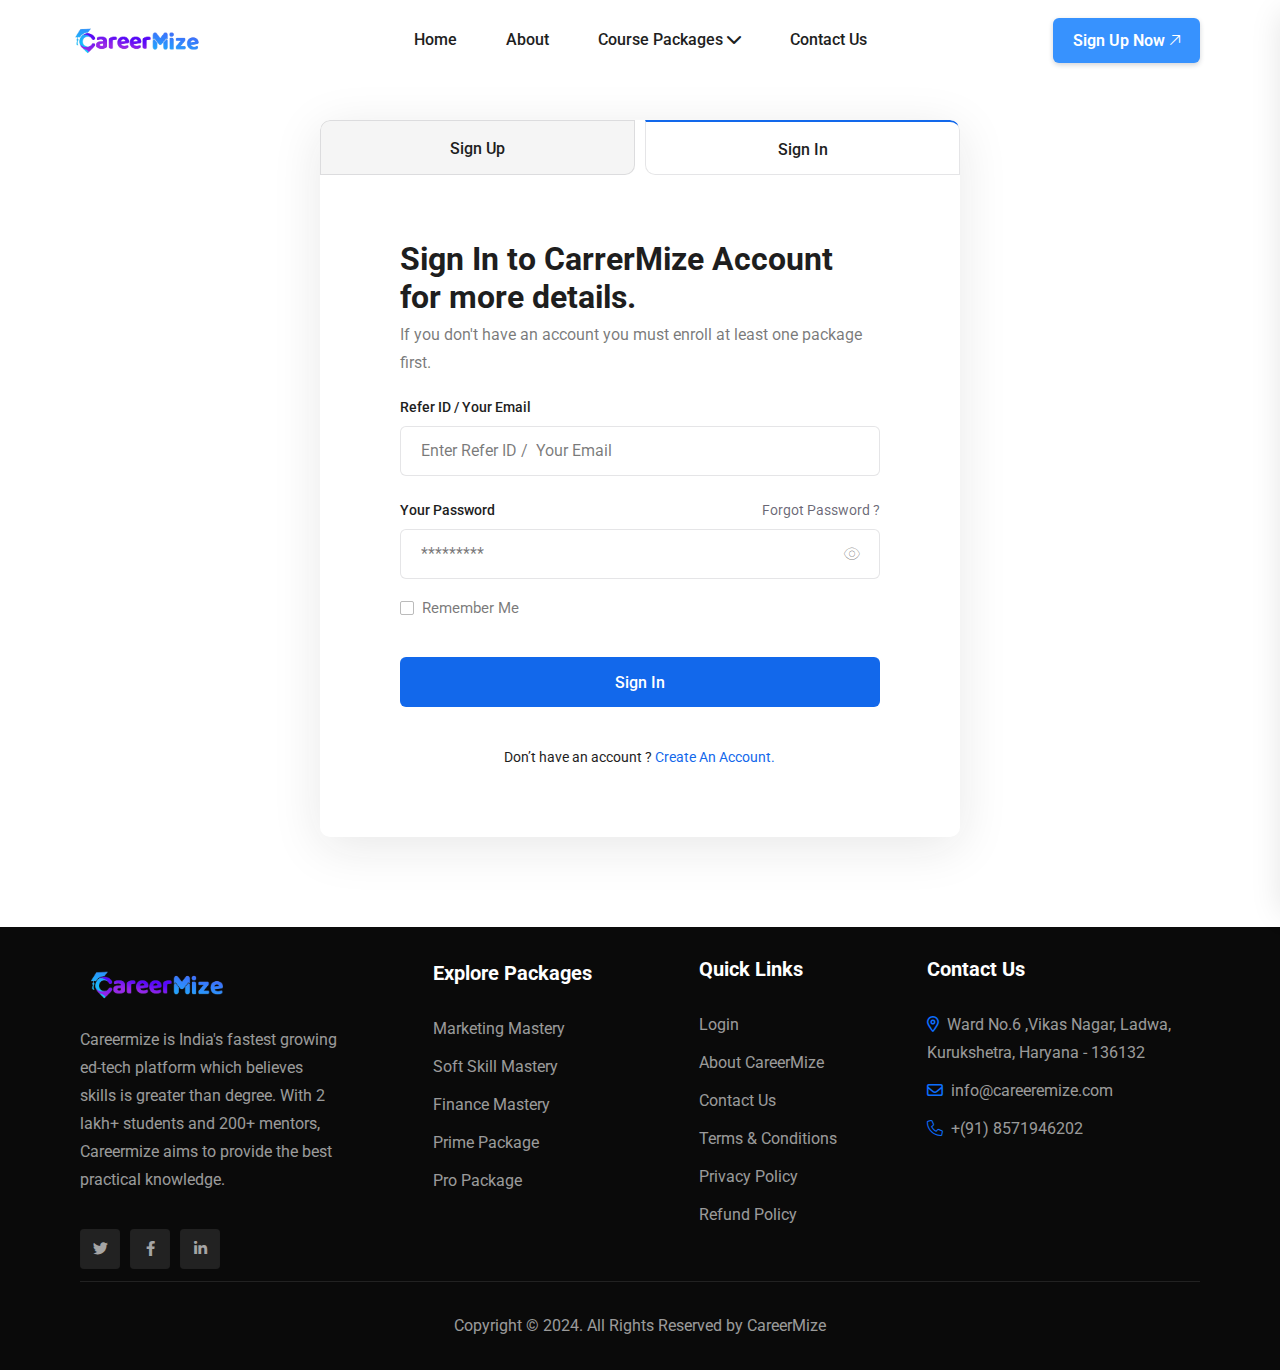
<file: sign-in.html>
<!Doctype html>
<html class="no-js" lang="zxx">
    <head>
        <meta charset="utf-8">
        <meta http-equiv="x-ua-compatible" content="ie=edge">
        <title>Careermize</title>
        <meta name="description" content="">
        <meta name="viewport" content="width=device-width, initial-scale=1">
		<link rel="shortcut icon" type="image/x-icon" href="assets/img/favicon.png">
        <!-- Place favicon.ico in the root directory -->

		<!-- CSS here -->
        <link rel="stylesheet" href="assets/css/bootstrap.min.css">
        <link rel="stylesheet" href="assets/css/animate.min.css">
        <link rel="stylesheet" href="assets/css/magnific-popup.css">
        <link rel="stylesheet" href="assets/css/fontawesome-all.min.css">
        <link rel="stylesheet" href="assets/css/odometer.min.css">
        <link rel="stylesheet" href="assets/css/nice-select.css">
        <link rel="stylesheet" href="assets/css/meanmenu.css">
        <link rel="stylesheet" href="assets/css/swiper-bundle.min.css">
        <link rel="stylesheet" href="assets/css/main.css">
    </head>
     
    <body>
       <!-- sidebar-information-area-start -->
        <div class="sidebar-info side-info">
            <div class="sidebar-logo-wrapper mb-25">
                <div class="row align-items-center">
                    <div class="col-xl-6 col-8">
                        <div class="sidebar-logo">
                            <a href="index.html"><img src="assets/img/logo/logo.png" alt="logo-img"></a>
                        </div>
                    </div>
                    <div class="col-xl-6 col-4">
                        <div class="sidebar-close-wrapper text-end">
                            <button class="sidebar-close side-info-close"><i class="fal fa-times"></i></button>
                        </div>
                    </div>
                </div>
            </div>
            <div class="sidebar-menu-wrapper fix">
                <div class="mobile-menu"></div>
            </div>
        </div>
        <div class="offcanvas-overlay"></div>
        <!-- sidebar-information-area-end -->

        <!-- header area start -->
        <header>
            <div class="h3_header-area header-sticky p-0">
              <div class="container">
                <div class="row align-items-center">
                  <div class="col-xl-3 col-sm-7 col-6 p-lg-0 p-md-2 m-lg-0">
                    <div class="h3_header-logo m-lg-0 p-lg-0">
                      <a href="index.html"
                        ><img
                          class="w-md-100"
                          src="assets/img/logo/logo-removebg-preview.png"
                          alt=""
                      /></a>
                    </div>
                  </div>
                  <div class="col-xl-6 p-3 d-none d-xl-block">
                    <div class="h3_header-middle">
                      <nav class="main-menu mobile-menu" id="mobile-menu">
                        <ul>
                          <li class="menu-has-child">
                            <a href="index.html">Home</a>
                          </li>
                          <li class="menu-has-child">
                            <a href="about.html">About</a>
                          </li>
                          <li class="menu-has-child">
                            <a href="#"
                              >Course Packages <i class="fa-solid fa-chevron-down"></i
                            ></a>
                            <ul class="submenu">
                              <li><a href="course-details.html">Marketing Mastery</a></li>
                              <li><a href="course-details.html">Finance Mastery</a></li>
                              <li>
                                <a href="course-details.html">Soft Skill Mastery
                                </a>
                              </li>
                            </ul>
                          </li>
                          
      
                          <li><a href="contact.html">Contact Us</a></li>
                        </ul>
                      </nav>
                    </div>
                  </div>
                  <div class="col-xl-3 col-sm-5 col-6">
                    <div class="h3_header-right">
                      <div class="h3_header-btn d-none d-sm-block">
                        <a
                          href="sign-up.html"
                          class="header-btn theme-btn theme-btn-medium theme-btn-3"
                          >Sign Up Now<i class="fa-light fa-arrow-up-right"></i
                        ></a>
                      </div>
                      <div class="header-menu-bar d-xl-none ml-10">
                        <span class="header-menu-bar-icon side-toggle">
                          <i class="fa-light fa-bars"></i>
                        </span>
                      </div>
                    </div>
                  </div>
                </div>
              </div>
            </div>
          </header>
        <!-- header area end -->

        <main>
           

            <!-- sign in area start -->
            <div class="account-area pt-40 pb-90">
                <div class="container">
                    <div class="row justify-content-center">
                        <div class="col-xl-7 col-lg-8 col-md-10">
                            <div class="account-wrap">
                                <div class="account-top">
                                    <div class="account-top-link">
                                        <a href="sign-up.html">Sign Up</a>
                                    </div>
                                    <div class="account-top-current">
                                        <span>Sign In</span>
                                    </div>
                                </div>
                                <div class="account-main">
                                    <h3 class="account-title m-0">Sign In to CarrerMize Account for more details.</h3>
                                    <p class="pt-1">If you don't have an account you must enroll at least one package first.</p>
                                    <form action="#" class="account-form">
                                        <div class="account-form-item mb-20">
                                            <div class="account-form-label">
                                                <label>Refer ID / Your Email</label>
                                            </div>
                                            <div class="account-form-input">
                                                <input type="email" placeholder="Enter Refer ID /  Your Email">
                                            </div>
                                        </div>
                                        <div class="account-form-item mb-15">
                                            <div class="account-form-label">
                                                <label>Your Password</label>
                                                <a href="forgot-password.html">Forgot Password ?</a>
                                            </div>
                                            <div class="account-form-input account-form-input-pass">
                                                <input type="text" placeholder="*********">
                                                <span><i class="fa-thin fa-eye"></i></span>
                                            </div>
                                        </div>
                                        <div class="account-form-condition">
                                            <label class="condition_label">Remember Me
                                                <input type="checkbox">
                                                <span class="check_mark"></span>
                                            </label>
                                        </div>
                                        <div class="account-form-button">
                                            <button type="submit" class="account-btn">Sign In</button>
                                        </div>
                                    </form>
                                    
                                        
                                        <div class="account-bottom-text">
                                            <p>Don’t have an account ?  <a href="sign-up.html">Create An Account.</a></p>
                                        </div>
                                    
                                </div>
                            </div>
                        </div>
                    </div>
                </div>
            </div>
            <!-- sign in area end -->

        
        </main>

        <!-- footer area start -->
        <footer class="footer-area h3_footer-area">
          <div class="footer-top pt-30 pb-1">
            <div class="container">
              <div class="row gap-3 gap-lg-0 justify-content-between">
                <div class="col-xl-3  col-lg-3 col-md-7 col-sm-12">
                  <div class="footer-widget mb-2">
                    <div class="footer-logo ">
                      <a href="index.html"
                        ><img class="p-0 m-0 " src="assets/img/logo/logo-removebg-preview.png" alt=""
                      /></a>
                    </div>
                    <p class="footer-widget-text mb-35">
                      Careermize is India's fastest growing ed-tech platform which
                      believes skills is greater than degree. With 2 lakh+ students
                      and 200+ mentors, Careermize aims to provide the best
                      practical knowledge.
                    </p>
                    <div class="footer-social">
                      <ul>
                        <li>
                          <a href="#"><i class="fa-brands fa-twitter"></i></a>
                        </li>
                        <li>
                          <a href="#"><i class="fa-brands fa-facebook-f"></i></a>
                        </li>
                        <li>
                          <a href="#"><i class="fa-brands fa-linkedin-in"></i></a>
                        </li>
                      </ul>
                    </div>
                  </div>
                </div>
                <div
                  class="col-xl-2 col-lg-3 pt-1 col-md-5 col-sm-6 d-flex justify-content-xl-center"
                >
                  <div class="footer-widget mb-1">
                    <h5 class="footer-widget-title">Explore Packages</h5>
                    <div class="footer-widget-list">
                      <ul>
                        <li><a href="course-details.html">Marketing Mastery</a></li>
                        <li><a href="course-details.html">Soft Skill Mastery</a></li>
                        <li><a href="course-details.html">Finance Mastery</a></li>
                        <li><a href="course-details.html">Prime Package</a></li>
                        <li><a href="course-details.html">Pro Package</a></li>
                      </ul>
                    </div>
                  </div>
                </div>
                <div
                  class="col-xl-2 col-lg-3 col-md-5 col-sm-6 d-flex justify-content-xl-center order-md-4 order-xl-3"
                >
                  <div class="footer-widget mb-10">
                    <h5 class="footer-widget-title">Quick Links</h5>
                    <div class="footer-widget-list">
                      <ul>
                        <li><a href="sign-in.html">Login</a></li>
                        <li><a href="about.html">About CareerMize</a></li>
                        <li><a href="contact.html">Contact Us</a></li>
                        <li><a href="terms-conditions.html">Terms & Conditions</a></li>
                        <li><a href="privacy-policy.html">Privacy Policy</a></li>
                        <li><a href="refund.html">Refund Policy</a></li>
                        
                        
                      </ul>
                    </div>
                  </div>
                </div>
                <div
                  class="col-xl-3 col-lg-3  p-lg-0 col-md-5 col-sm-6 d-flex justify-content-xl-center order-md-4 order-xl-3"
                >
                  <div class="footer-widget mb-10">
                    <h5 class="footer-widget-title">Contact Us</h5>
                    <div class="footer-widget-list">
                      <ul>
                        <li><a href="#"><i class="fa-regular fa-location-dot text-primary"></i>&nbsp; Ward No.6 ,Vikas Nagar, Ladwa, Kurukshetra, Haryana - 136132</a></li>
                        <li><a href="#"><i class="fa-regular fa-envelope text-primary"></i>&nbsp; info@careeremize.com</a></li>
                        <li><a href="#"><i class="fa-light fa-phone text-primary"></i>&nbsp; +(91) 8571946202</a></li>
                        
                        
                      </ul>
                    </div>
                  </div>
                </div>
                
              </div>
            </div>
          </div>
          <div class="container">
            <div class="copyright-area">
              <div class="row">
                <div class="col-12">
                  <div class="copyright-text">
                    <p>Copyright © 2024. All Rights Reserved by CareerMize</p>
                  </div>
                </div>
              </div>
            </div>
          </div>
        </footer>
        <!-- footer area end -->

		<!-- JS here -->
        <script src="assets/js/jquery.min.js"></script>
        <script src="assets/js/bootstrap.bundle.min.js"></script>
        <script src="assets/js/swiper-bundle.min.js"></script>
        <script src="assets/js/jquery.meanmenu.min.js"></script>
        <script src="assets/js/wow.min.js"></script>
        <script src="assets/js/jquery.nice-select.min.js"></script>
        <script src="assets/js/jquery.scrollUp.min.js"></script>
        <script src="assets/js/jquery.magnific-popup.min.js"></script>
        <script src="assets/js/odometer.min.js"></script>
        <script src="assets/js/appear.min.js"></script>
        <script src="assets/js/main.js"></script>
    </body>
</html>
</file>
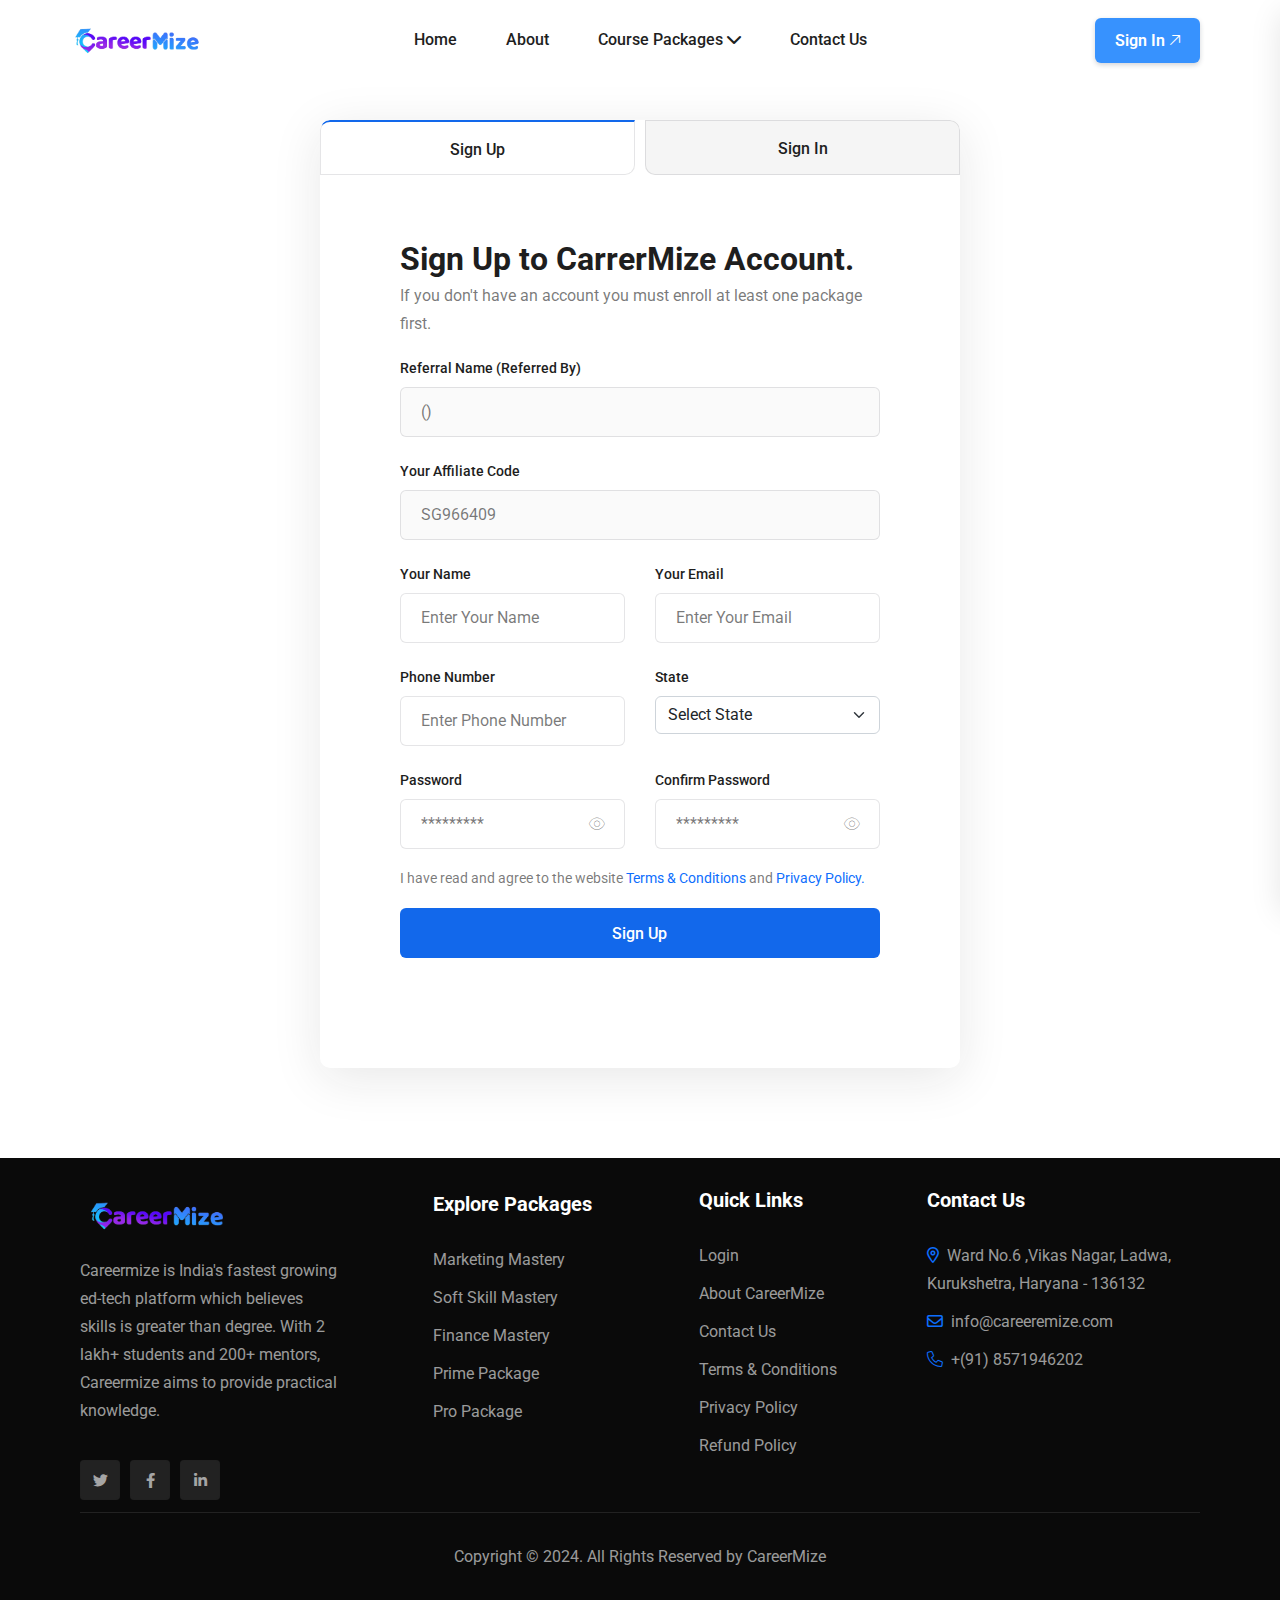
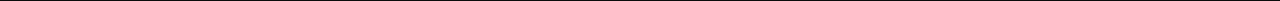
<file: sign-up.html>
<!Doctype html>
<html class="no-js" lang="zxx">
    <head>
        <meta charset="utf-8">
        <meta http-equiv="x-ua-compatible" content="ie=edge">
        <title>Careermize</title>
        <meta name="description" content="">
        <meta name="viewport" content="width=device-width, initial-scale=1">
		<link rel="shortcut icon" type="image/x-icon" href="assets/img/favicon.png">
        <!-- Place favicon.ico in the root directory -->

		<!-- CSS here -->
        <link rel="stylesheet" href="assets/css/bootstrap.min.css">
        <link rel="stylesheet" href="assets/css/animate.min.css">
        <link rel="stylesheet" href="assets/css/magnific-popup.css">
        <link rel="stylesheet" href="assets/css/fontawesome-all.min.css">
        <link rel="stylesheet" href="assets/css/odometer.min.css">
        <link rel="stylesheet" href="assets/css/nice-select.css">
        <link rel="stylesheet" href="assets/css/meanmenu.css">
        <link rel="stylesheet" href="assets/css/swiper-bundle.min.css">
        <link rel="stylesheet" href="assets/css/main.css">
    </head>
     
    <body>
       <!-- sidebar-information-area-start -->
        <div class="sidebar-info side-info">
            <div class="sidebar-logo-wrapper mb-25">
                <div class="row align-items-center">
                    <div class="col-xl-6 col-8">
                        <div class="sidebar-logo">
                            <a href="index.html"><img src="assets/img/logo/logo.png" alt="logo-img"></a>
                        </div>
                    </div>
                    <div class="col-xl-6 col-4">
                        <div class="sidebar-close-wrapper text-end">
                            <button class="sidebar-close side-info-close"><i class="fal fa-times"></i></button>
                        </div>
                    </div>
                </div>
            </div>
            <div class="sidebar-menu-wrapper fix">
                <div class="mobile-menu"></div>
            </div>
        </div>
        <div class="offcanvas-overlay"></div>
        <!-- sidebar-information-area-end -->

        <!-- header area start -->
        <header>
            <div class="h3_header-area header-sticky p-0">
              <div class="container">
                <div class="row align-items-center">
                  <div class="col-xl-3 col-sm-7 col-6 p-lg-0 p-md-2 m-lg-0">
                    <div class="h3_header-logo m-lg-0 p-lg-0">
                      <a href="index.html"
                        ><img
                          class="w-md-100"
                          src="assets/img/logo/logo-removebg-preview.png"
                          alt=""
                      /></a>
                    </div>
                  </div>
                  <div class="col-xl-6 p-3 d-none d-xl-block">
                    <div class="h3_header-middle">
                      <nav class="main-menu mobile-menu" id="mobile-menu">
                        <ul>
                          <li class="menu-has-child">
                            <a href="index.html">Home</a>
                          </li>
                          <li class="menu-has-child">
                            <a href="about.html">About</a>
                          </li>
                          <li class="menu-has-child">
                            <a href="#"
                              >Course Packages <i class="fa-solid fa-chevron-down"></i
                            ></a>
                            <ul class="submenu">
                              <li><a href="course-details.html">Marketing Mastery</a></li>
                              <li><a href="course-details.html">Finance Mastery</a></li>
                              <li>
                                <a href="course-details.html">Soft Skill Mastery
                                </a>
                              </li>
                            </ul>
                          </li>
                          
      
                          <li><a href="contact.html">Contact Us</a></li>
                        </ul>
                      </nav>
                    </div>
                  </div>
                  <div class="col-xl-3 col-sm-5 col-6">
                    <div class="h3_header-right">
                      <div class="h3_header-btn d-none d-sm-block">
                        <a
                          href="sign-in.html"
                          class="header-btn theme-btn theme-btn-medium theme-btn-3"
                          >Sign In <i class="fa-light fa-arrow-up-right"></i
                        ></a>
                      </div>
                      <div class="header-menu-bar d-xl-none ml-10">
                        <span class="header-menu-bar-icon side-toggle">
                          <i class="fa-light fa-bars"></i>
                        </span>
                      </div>
                    </div>
                  </div>
                </div>
              </div>
            </div>
          </header>
        <!-- header area end -->

        <main>
            <!-- breadcrumb area start -->
           
            <!-- breadcrumb area end -->

            <!-- sign up area start -->
            <div class="account-area pt-40 pb-90">
                <div class="container">
                    <div class="row justify-content-center">
                        <div class="col-xl-7 col-lg-8 col-md-10">
                            <div class="account-wrap">
                                <div class="account-top sign-up">
                                    <div class="account-top-current">
                                        <span>Sign Up</span>
                                    </div>
                                    <div class="account-top-link">
                                        <a href="sign-in.html">Sign In</a>
                                    </div>
                                </div>
                                <div class="account-main">
                                    <h3 class="account-title m-0">Sign Up to CarrerMize Account.</h3>
                                    <p class="pt-1">If you don't have an account you must enroll at least one package first.</p>
                                    <form action="#" class="account-form">
                                      
                                        <div class="account-form-item mb-20">
                                            <div class="account-form-label">
                                                <label>Referral Name (Referred By)</label>
                                            </div>
                                            <div class="account-form-input">
                                                <input type="text" disabled placeholder="()">
                                            </div>
                                        </div>
                                        <div class="account-form-item mb-20">
                                            <div class="account-form-label">
                                                <label>Your Affiliate Code</label>
                                            </div>
                                            <div class="account-form-input">
                                                <input type="text" disabled placeholder="SG966409">
                                            </div>
                                        </div>
                                        <div class="row row-cols-2">
                                        <div class="col">
                                          <div class="account-form-item mb-20">
                                            <div class="account-form-label">
                                                <label>Your Name</label>
                                            </div>
                                            <div class="account-form-input">
                                                <input type="text" placeholder="Enter Your Name">
                                            </div>
                                        </div>
                                        </div>
                                        <div class="col">
                                          <div class="account-form-item mb-20">
                                            <div class="account-form-label">
                                                <label>Your Email</label>
                                            </div>
                                            <div class="account-form-input">
                                                <input type="email" placeholder="Enter Your Email">
                                            </div>
                                        </div>
                                        </div>
                                        <div class="col">
                                          <div class="account-form-item mb-20">
                                            <div class="account-form-label">
                                                <label>Phone Number</label>
                                            </div>
                                            <div class="account-form-input">
                                                <input type="number" placeholder="Enter Phone Number">
                                            </div>
                                        </div>
                                        </div>
                                        <div class="col">
                                          <div class="account-form-item mb-20">
                                            <div class="account-form-label">
                                                <label>State</label>
                                            </div>
                                            <select class="form-select" aria-label="Default select example">
                                              <option selected>Select State</option>
                                              <option value="Andhra Pradesh">Andhra Pradesh</option>
                                              <option value="Arunachal Pradesh">Arunachal Pradesh</option>
                                              <option value="Assam">Assam</option>
                                              <option value="Bihar">Bihar</option>
                                              <option value="Chhattisgarh">Chhattisgarh</option>
                                              <option value="Goa">Goa</option>
                                              <option value="Gujarat">Gujarat</option>
                                              <option value="Haryana">Haryana</option>
                                              <option value="Himachal Pradesh">Himachal Pradesh</option>
                                              <option value="Jharkhand">Jharkhand</option>
                                              <option value="Karnataka">Karnataka</option>
                                              <option value="Kerala">Kerala</option>
                                              <option value="Madhya Pradesh">Madhya Pradesh</option>
                                              <option value="Maharashtra">Maharashtra</option>
                                              <option value="Manipur">Manipur</option>
                                              <option value="Meghalaya">Meghalaya</option>
                                              <option value="Mizoram">Mizoram</option>
                                              <option value="Nagaland">Nagaland</option>
                                              <option value="Odisha">Odisha</option>
                                              <option value="Punjab">Punjab</option>
                                              <option value="Rajasthan">Rajasthan</option>
                                              <option value="Sikkim">Sikkim</option>
                                              <option value="Tamil Nadu">Tamil Nadu</option>
                                              <option value="Telangana">Telangana</option>
                                              <option value="Tripura">Tripura</option>
                                              <option value="Uttar Pradesh">Uttar Pradesh</option>
                                              <option value="Uttarakhand">Uttarakhand</option>
                                              <option value="West Bengal">West Bengal</option>
                                              <option value="Andaman and Nicobar Islands">Andaman and Nicobar Islands</option>
                                              <option value="Chandigarh">Chandigarh</option>
                                              <option value="Dadra and Nagar Haveli and Daman and Diu">Dadra and Nagar Haveli and Daman and Diu</option>
                                              <option value="Lakshadweep">Lakshadweep</option>
                                              <option value="Delhi">Delhi</option>
                                              <option value="Puducherry">Puducherry</option>
                                              <option value="Ladakh">Ladakh</option>
                                              <option value="Jammu and Kashmir">Jammu and Kashmir</option>
                                            </select>
                                        </div>
                                        </div>
                                        <div class="col">
                                          <div class="account-form-item mb-15">
                                            <div class="account-form-label">
                                                <label>Password</label>
                                               
                                            </div>
                                            <div class="account-form-input account-form-input-pass">
                                                <input type="text" placeholder="*********">
                                                <span><i class="fa-thin fa-eye"></i></span>
                                            </div>
                                        </div>
                                        </div>
                                        <div class="col">
                                          <div class="account-form-item mb-15">
                                            <div class="account-form-label">
                                                <label>Confirm Password</label>
                                               
                                            </div>
                                            <div class="account-form-input account-form-input-pass">
                                                <input type="text" placeholder="*********">
                                                <span><i class="fa-thin fa-eye"></i></span>
                                            </div>
                                        </div>
                                        </div>
                                        </div>
                                        
                                    <p style="font-size: 14px;">I have read and agree to the website <a href="" class="text-primary">Terms & Conditions</a>  and <a href="" class="text-primary">Privacy Policy.</a> </p>
                                       
                                        
                                        <div class="account-form-button">
                                            <button type="submit" class="account-btn">Sign Up</button>
                                        </div>
                                    </form>
                                    
                                </div>
                               
                            </div>
                        </div>
                    </div>
                </div>
            </div>
            <!-- sign up area end -->

            
        </main>

        <!-- footer area start -->
        <footer class="footer-area h3_footer-area">
          <div class="footer-top pt-30 pb-1">
            <div class="container">
              <div class="row gap-3 gap-lg-0 justify-content-between">
                <div class="col-xl-3  col-lg-3 col-md-7 col-sm-12">
                  <div class="footer-widget mb-2">
                    <div class="footer-logo ">
                      <a href="index.html"
                        ><img class="p-0 m-0 " src="assets/img/logo/logo-removebg-preview.png" alt=""
                      /></a>
                    </div>
                    <p class="footer-widget-text mb-35">
                      Careermize is India's fastest growing ed-tech platform which
                      believes skills is greater than degree. With 2 lakh+ students
                      and 200+ mentors, Careermize aims to provide 
                      practical knowledge.
                    </p>
                    <div class="footer-social">
                      <ul>
                        <li>
                          <a href="#"><i class="fa-brands fa-twitter"></i></a>
                        </li>
                        <li>
                          <a href="#"><i class="fa-brands fa-facebook-f"></i></a>
                        </li>
                        <li>
                          <a href="#"><i class="fa-brands fa-linkedin-in"></i></a>
                        </li>
                      </ul>
                    </div>
                  </div>
                </div>
                <div
                  class="col-xl-2 col-lg-3 pt-1 col-md-5 col-sm-6 d-flex justify-content-xl-center"
                >
                  <div class="footer-widget mb-1">
                    <h5 class="footer-widget-title">Explore Packages</h5>
                    <div class="footer-widget-list">
                      <ul>
                        <li><a href="course-details.html">Marketing Mastery</a></li>
                        <li><a href="course-details.html">Soft Skill Mastery</a></li>
                        <li><a href="course-details.html">Finance Mastery</a></li>
                        <li><a href="course-details.html">Prime Package</a></li>
                        <li><a href="course-details.html">Pro Package</a></li>
                      </ul>
                    </div>
                  </div>
                </div>
                <div
                  class="col-xl-2 col-lg-3 col-md-5 col-sm-6 d-flex justify-content-xl-center order-md-4 order-xl-3"
                >
                  <div class="footer-widget mb-10">
                    <h5 class="footer-widget-title">Quick Links</h5>
                    <div class="footer-widget-list">
                      <ul>
                        <li><a href="sign-in.html">Login</a></li>
                        <li><a href="about.html">About CareerMize</a></li>
                        <li><a href="contact.html">Contact Us</a></li>
                        <li><a href="terms-conditions.html">Terms & Conditions</a></li>
                        <li><a href="privacy-policy.html">Privacy Policy</a></li>
                        <li><a href="refund.html">Refund Policy</a></li>
                        
                        
                      </ul>
                    </div>
                  </div>
                </div>
                <div
                  class="col-xl-3 col-lg-3  p-lg-0 col-md-5 col-sm-6 d-flex justify-content-xl-center order-md-4 order-xl-3"
                >
                  <div class="footer-widget mb-10">
                    <h5 class="footer-widget-title">Contact Us</h5>
                    <div class="footer-widget-list">
                      <ul>
                        <li><a href="#"><i class="fa-regular fa-location-dot text-primary"></i>&nbsp; Ward No.6 ,Vikas Nagar, Ladwa, Kurukshetra, Haryana - 136132</a></li>
                        <li><a href="#"><i class="fa-regular fa-envelope text-primary"></i>&nbsp; info@careeremize.com</a></li>
                        <li><a href="#"><i class="fa-light fa-phone text-primary"></i>&nbsp; +(91) 8571946202</a></li>
                        
                        
                      </ul>
                    </div>
                  </div>
                </div>
                
              </div>
            </div>
          </div>
          <div class="container">
            <div class="copyright-area">
              <div class="row">
                <div class="col-12">
                  <div class="copyright-text">
                    <p>Copyright © 2024. All Rights Reserved by CareerMize</p>
                  </div>
                </div>
              </div>
            </div>
          </div>
        </footer>
        <!-- footer area end -->

		<!-- JS here -->
        <script src="assets/js/jquery.min.js"></script>
        <script src="assets/js/bootstrap.bundle.min.js"></script>
        <script src="assets/js/swiper-bundle.min.js"></script>
        <script src="assets/js/jquery.meanmenu.min.js"></script>
        <script src="assets/js/wow.min.js"></script>
        <script src="assets/js/jquery.nice-select.min.js"></script>
        <script src="assets/js/jquery.scrollUp.min.js"></script>
        <script src="assets/js/jquery.magnific-popup.min.js"></script>
        <script src="assets/js/odometer.min.js"></script>
        <script src="assets/js/appear.min.js"></script>
        <script src="assets/js/main.js"></script>
    </body>
</html>
</file>
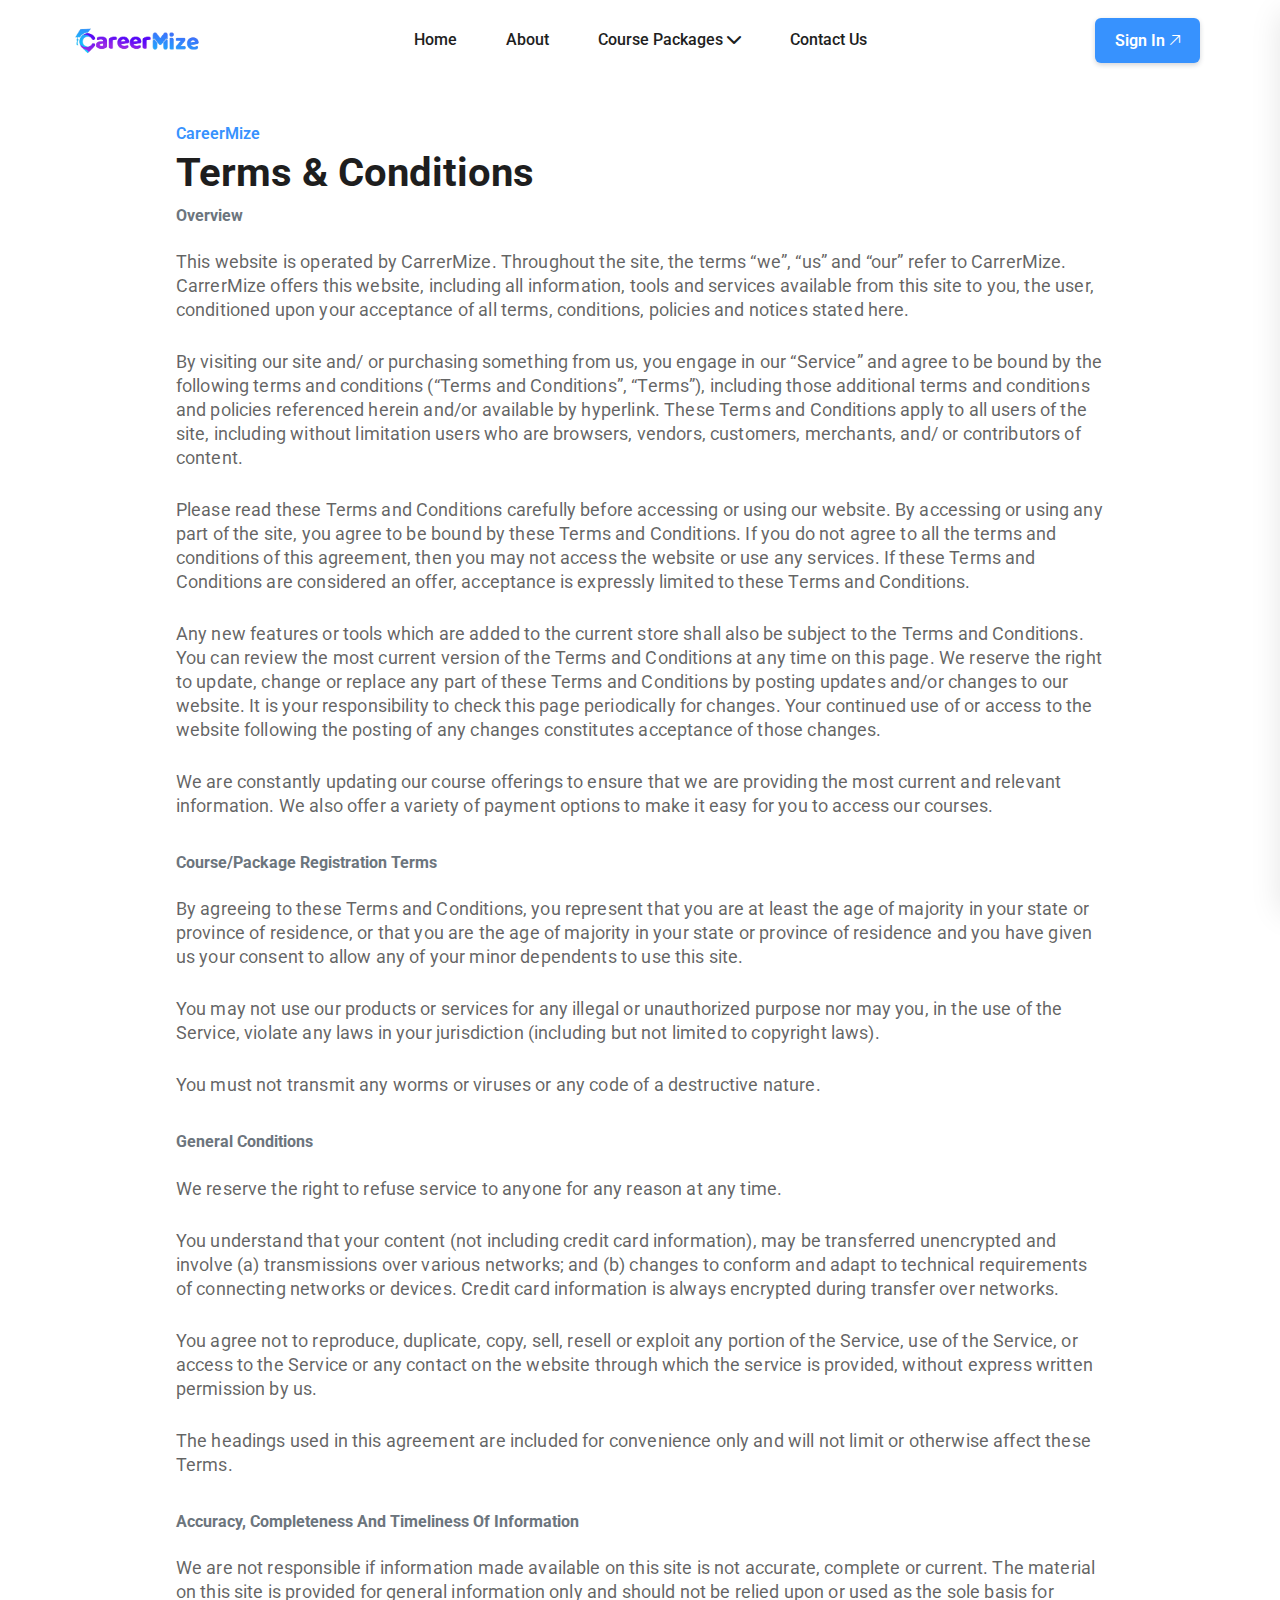
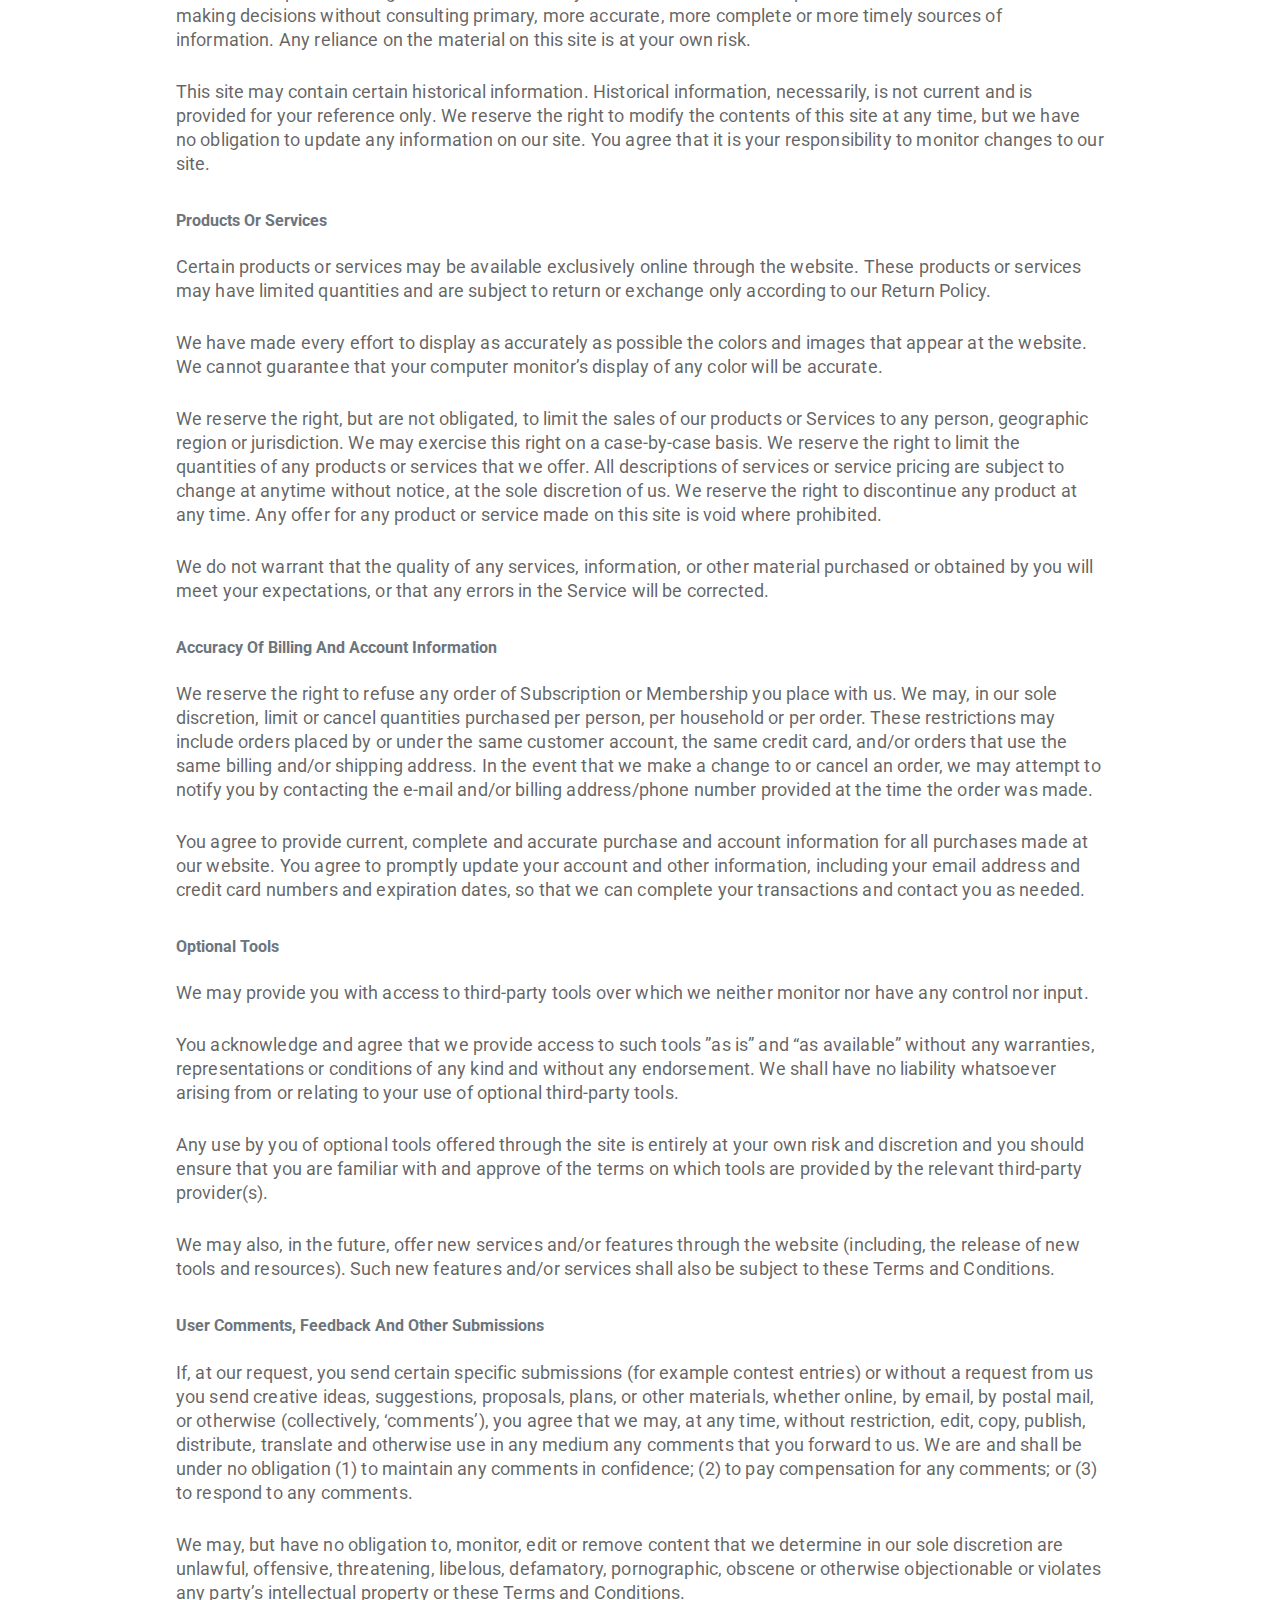
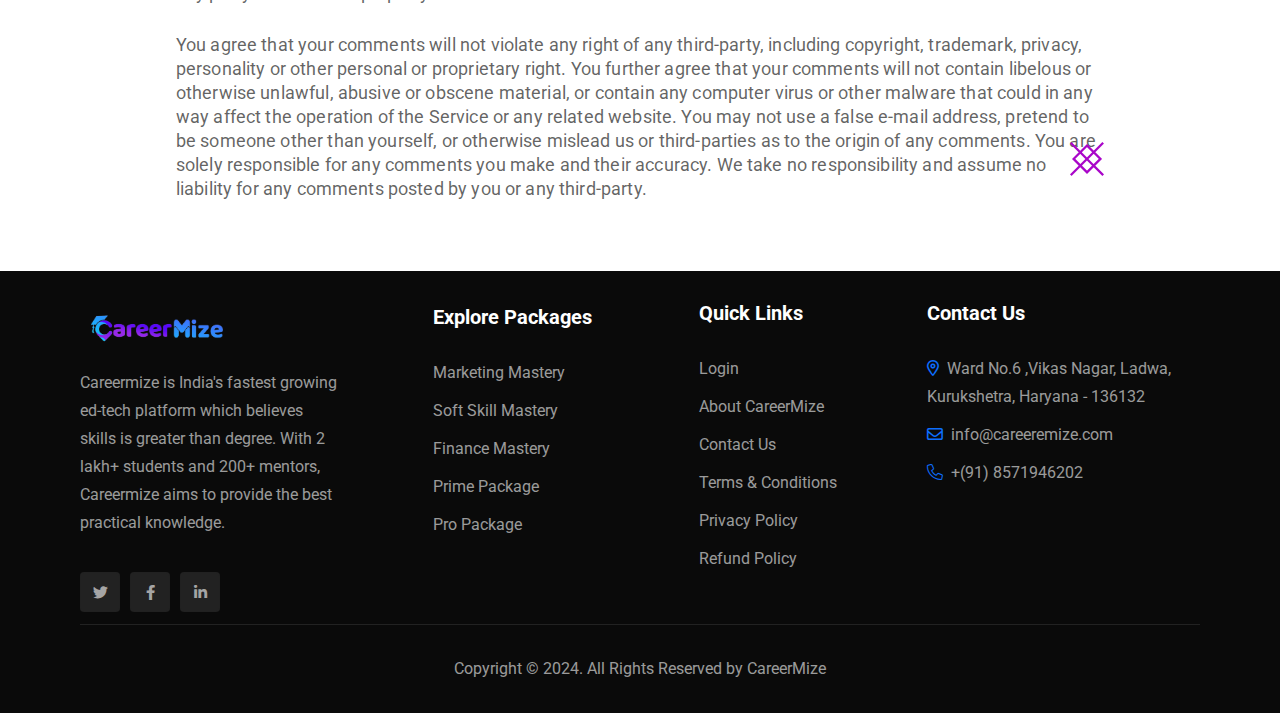
<file: terms-conditions.html>
<!DOCTYPE html>
<html class="no-js" lang="zxx">
  <head>
    <meta charset="utf-8" />
    <meta http-equiv="x-ua-compatible" content="ie=edge" />
    <title>Careermize</title>
    <meta name="description" content="" />
    <meta name="viewport" content="width=device-width, initial-scale=1" />
    <link
      rel="shortcut icon"
      type="image/x-icon"
      href="assets/img/favicon.png"
    />
    <!-- Place favicon.ico in the root directory -->

    <!-- CSS here -->
    <link rel="stylesheet" href="assets/css/bootstrap.min.css" />
    <link rel="stylesheet" href="assets/css/animate.min.css" />
    <link rel="stylesheet" href="assets/css/magnific-popup.css" />
    <link rel="stylesheet" href="assets/css/fontawesome-all.min.css" />
    <link rel="stylesheet" href="assets/css/odometer.min.css" />
    <link rel="stylesheet" href="assets/css/nice-select.css" />
    <link rel="stylesheet" href="assets/css/meanmenu.css" />
    <link rel="stylesheet" href="assets/css/swiper-bundle.min.css" />
    <link rel="stylesheet" href="assets/css/main.css" />
  </head>

  <body>
    <!-- sidebar-information-area-start -->
    <div class="sidebar-info side-info">
      <div class="sidebar-logo-wrapper mb-25">
        <div class="row align-items-center">
          <div class="col-xl-6 col-8">
            <div class="sidebar-logo">
              <a href="index.html"
                ><img src="assets/img/logo/logo.png" alt="logo-img"
              /></a>
            </div>
          </div>
          <div class="col-xl-6 col-4">
            <div class="sidebar-close-wrapper text-end">
              <button class="sidebar-close side-info-close">
                <i class="fal fa-times"></i>
              </button>
            </div>
          </div>
        </div>
      </div>
      <div class="sidebar-menu-wrapper fix">
        <div class="mobile-menu"></div>
      </div>
    </div>
    <div class="offcanvas-overlay"></div>
    <!-- sidebar-information-area-end -->

    <!-- header area start -->
    <header>
      <div class="h3_header-area header-sticky p-0">
        <div class="container">
          <div class="row align-items-center">
            <div class="col-xl-3 col-sm-7 col-6 p-lg-0 p-md-2 m-lg-0">
              <div class="h3_header-logo m-lg-0 p-lg-0">
                <a href="index.html"
                  ><img
                    class="w-md-100"
                    src="assets/img/logo/logo-removebg-preview.png"
                    alt=""
                /></a>
              </div>
            </div>
            <div class="col-xl-6 p-3 d-none d-xl-block">
              <div class="h3_header-middle">
                <nav class="main-menu mobile-menu" id="mobile-menu">
                  <ul>
                    <li class="menu-has-child">
                      <a href="index.html">Home</a>
                    </li>
                    <li class="menu-has-child">
                      <a href="about.html">About</a>
                    </li>
                    <li class="menu-has-child">
                      <a href="#"
                        >Course Packages <i class="fa-solid fa-chevron-down"></i
                      ></a>
                      <ul class="submenu">
                        <li>
                          <a href="course-details.html">Marketing Mastery</a>
                        </li>
                        <li>
                          <a href="course-details.html">Finance Mastery</a>
                        </li>
                        <li>
                          <a href="course-details.html">Soft Skill Mastery </a>
                        </li>
                      </ul>
                    </li>

                    <li><a href="contact.html">Contact Us</a></li>
                  </ul>
                </nav>
              </div>
            </div>
            <div class="col-xl-3 col-sm-5 col-6">
              <div class="h3_header-right">
                <div class="h3_header-btn d-none d-sm-block">
                  <a
                    href="sign-in.html"
                    class="header-btn theme-btn theme-btn-medium theme-btn-3"
                    >Sign In<i class="fa-light fa-arrow-up-right"></i
                  ></a>
                </div>
                <div class="header-menu-bar d-xl-none ml-10">
                  <span class="header-menu-bar-icon side-toggle">
                    <i class="fa-light fa-bars"></i>
                  </span>
                </div>
              </div>
            </div>
          </div>
        </div>
      </div>
    </header>
    <!-- header area end -->

    <main>
      

      <!-- about area start -->
      <section class="about-area pt-40 pb-20">
        <div class="container">
          <div class="row align-items-center">
            <div class="col-xl-1 col-lg-4"></div>
            <div class="col-xl-10 col-lg-6 col-md-10">
              <div class="h3_about-wrap mr-65 mb-50">
                <img
                  src="assets/img/about/3/shape-4.png"
                  alt=""
                  class="h3_about-wrap-shape"
                />
                <div class="section-area-3 mb-35 small-section-area-3">
                  <span class="section-subtitle fw-semibold">CareerMize</span>
                  <h2 class="section-title mb-2">Terms & Conditions</h2>
                  <h6 class="mb-25 text-secondary">Overview</h6>
                  <p class="section-text">
                    This website is operated by CarrerMize. Throughout the site,
                    the terms “we”, “us” and “our” refer to CarrerMize.
                    CarrerMize offers this website, including all information,
                    tools and services available from this site to you, the
                    user, conditioned upon your acceptance of all terms,
                    conditions, policies and notices stated here.
                  </p>
                  <br />
                  <p class="section-text">
                    By visiting our site and/ or purchasing something from us,
                    you engage in our “Service” and agree to be bound by the
                    following terms and conditions (“Terms and Conditions”,
                    “Terms”), including those additional terms and conditions
                    and policies referenced herein and/or available by
                    hyperlink. These Terms and Conditions apply to all users of
                    the site, including without limitation users who are
                    browsers, vendors, customers, merchants, and/ or
                    contributors of content.
                  </p>
                  <br />
                  <p class="section-text">
                    Please read these Terms and Conditions carefully before
                    accessing or using our website. By accessing or using any
                    part of the site, you agree to be bound by these Terms and
                    Conditions. If you do not agree to all the terms and
                    conditions of this agreement, then you may not access the
                    website or use any services. If these Terms and Conditions
                    are considered an offer, acceptance is expressly limited to
                    these Terms and Conditions.
                  </p>
                  <br />
                  <p class="section-text">
                    Any new features or tools which are added to the current
                    store shall also be subject to the Terms and Conditions. You
                    can review the most current version of the Terms and
                    Conditions at any time on this page. We reserve the right to
                    update, change or replace any part of these Terms and
                    Conditions by posting updates and/or changes to our website.
                    It is your responsibility to check this page periodically
                    for changes. Your continued use of or access to the website
                    following the posting of any changes constitutes acceptance
                    of those changes.
                  </p>
                  <br />
                  <p class="section-text">
                    We are constantly updating our course offerings to ensure
                    that we are providing the most current and relevant
                    information. We also offer a variety of payment options to
                    make it easy for you to access our courses.
                  </p>
                </div>
                
                <div class="section-area-3 mb-35 small-section-area-3">
                  <h6 class="mb-25 text-secondary">
                    Course/Package Registration Terms
                  </h6>
                  <p class="section-text">
                    By agreeing to these Terms and Conditions, you represent
                    that you are at least the age of majority in your state or
                    province of residence, or that you are the age of majority
                    in your state or province of residence and you have given us
                    your consent to allow any of your minor dependents to use
                    this site.
                  </p>
                  <br />
                  <p class="section-text">
                    You may not use our products or services for any illegal or
                    unauthorized purpose nor may you, in the use of the Service,
                    violate any laws in your jurisdiction (including but not
                    limited to copyright laws).
                  </p>
                  <br />
                  <p class="section-text">
                    You must not transmit any worms or viruses or any code of a
                    destructive nature.
                  </p>
                </div>
                <div class="section-area-3 mb-35 small-section-area-3">
                  <h6 class="mb-25 text-secondary">General Conditions</h6>
                  <p class="section-text">
                    We reserve the right to refuse service to anyone for any
                    reason at any time.
                  </p>
                  <br />
                  <p class="section-text">
                    You understand that your content (not including credit card
                    information), may be transferred unencrypted and involve (a)
                    transmissions over various networks; and (b) changes to
                    conform and adapt to technical requirements of connecting
                    networks or devices. Credit card information is always
                    encrypted during transfer over networks.
                  </p>
                  <br />
                  <p class="section-text">
                    You agree not to reproduce, duplicate, copy, sell, resell or
                    exploit any portion of the Service, use of the Service, or
                    access to the Service or any contact on the website through
                    which the service is provided, without express written
                    permission by us.
                  </p>
                  <br />
                  <p class="section-text">
                    The headings used in this agreement are included for
                    convenience only and will not limit or otherwise affect
                    these Terms.
                  </p>
                </div>
                <div class="section-area-3 mb-35 small-section-area-3">
                  <h6 class="mb-25 text-secondary">
                    Accuracy, Completeness And Timeliness Of Information
                  </h6>
                  <p class="section-text">
                    We are not responsible if information made available on this
                    site is not accurate, complete or current. The material on
                    this site is provided for general information only and
                    should not be relied upon or used as the sole basis for
                    making decisions without consulting primary, more accurate,
                    more complete or more timely sources of information. Any
                    reliance on the material on this site is at your own risk.
                  </p>
                  <br />
                  <p class="section-text">
                    This site may contain certain historical information.
                    Historical information, necessarily, is not current and is
                    provided for your reference only. We reserve the right to
                    modify the contents of this site at any time, but we have no
                    obligation to update any information on our site. You agree
                    that it is your responsibility to monitor changes to our
                    site.
                  </p>
                </div>
                <div class="section-area-3 mb-35 small-section-area-3">
                  <h6 class="mb-25 text-secondary">Products Or Services</h6>
                  <p class="section-text">
                    Certain products or services may be available exclusively
                    online through the website. These products or services may
                    have limited quantities and are subject to return or
                    exchange only according to our Return Policy.
                  </p>
                  <br />
                  <p class="section-text">
                    We have made every effort to display as accurately as
                    possible the colors and images that appear at the website.
                    We cannot guarantee that your computer monitor’s display of
                    any color will be accurate.
                  </p>
                  <br />
                  <p class="section-text">
                    We reserve the right, but are not obligated, to limit the
                    sales of our products or Services to any person, geographic
                    region or jurisdiction. We may exercise this right on a
                    case-by-case basis. We reserve the right to limit the
                    quantities of any products or services that we offer. All
                    descriptions of services or service pricing are subject to
                    change at anytime without notice, at the sole discretion of
                    us. We reserve the right to discontinue any product at any
                    time. Any offer for any product or service made on this site
                    is void where prohibited.
                  </p>
                  <br />
                  <p class="section-text">
                    We do not warrant that the quality of any services,
                    information, or other material purchased or obtained by you
                    will meet your expectations, or that any errors in the
                    Service will be corrected.
                  </p>
                </div>
                <div class="section-area-3 mb-35 small-section-area-3">
                  <h6 class="mb-25 text-secondary">
                    Accuracy Of Billing And Account Information
                  </h6>
                  <p class="section-text">
                    We reserve the right to refuse any order of Subscription or
                    Membership you place with us. We may, in our sole
                    discretion, limit or cancel quantities purchased per person,
                    per household or per order. These restrictions may include
                    orders placed by or under the same customer account, the
                    same credit card, and/or orders that use the same billing
                    and/or shipping address. In the event that we make a change
                    to or cancel an order, we may attempt to notify you by
                    contacting the e-mail and/or billing address/phone number
                    provided at the time the order was made.
                  </p>
                  <br />
                  <p class="section-text">
                    You agree to provide current, complete and accurate purchase
                    and account information for all purchases made at our
                    website. You agree to promptly update your account and other
                    information, including your email address and credit card
                    numbers and expiration dates, so that we can complete your
                    transactions and contact you as needed.
                  </p>
                </div>
                <div class="section-area-3 mb-35 small-section-area-3">
                  <h6 class="mb-25 text-secondary">Optional Tools</h6>
                  <p class="section-text">
                    We may provide you with access to third-party tools over
                    which we neither monitor nor have any control nor input.
                  </p>
                  <br />
                  <p class="section-text">
                    You acknowledge and agree that we provide access to such
                    tools ”as is” and “as available” without any warranties,
                    representations or conditions of any kind and without any
                    endorsement. We shall have no liability whatsoever arising
                    from or relating to your use of optional third-party tools.
                  </p>
                  <br />
                  <p class="section-text">
                    Any use by you of optional tools offered through the site is
                    entirely at your own risk and discretion and you should
                    ensure that you are familiar with and approve of the terms
                    on which tools are provided by the relevant third-party
                    provider(s).
                  </p>
                  <br />
                  <p class="section-text">
                    We may also, in the future, offer new services and/or
                    features through the website (including, the release of new
                    tools and resources). Such new features and/or services
                    shall also be subject to these Terms and Conditions.
                  </p>
                </div>
                <div class="section-area-3 mb-35 small-section-area-3">
                  <h6 class="mb-25 text-secondary">
                    User Comments, Feedback And Other Submissions
                  </h6>
                  <p class="section-text">
                    If, at our request, you send certain specific submissions
                    (for example contest entries) or without a request from us
                    you send creative ideas, suggestions, proposals, plans, or
                    other materials, whether online, by email, by postal mail,
                    or otherwise (collectively, ‘comments’), you agree that we
                    may, at any time, without restriction, edit, copy, publish,
                    distribute, translate and otherwise use in any medium any
                    comments that you forward to us. We are and shall be under
                    no obligation (1) to maintain any comments in confidence;
                    (2) to pay compensation for any comments; or (3) to respond
                    to any comments.
                  </p>
                  <br />
                  <p class="section-text">
                    We may, but have no obligation to, monitor, edit or remove content that we determine in our sole discretion are unlawful, offensive, threatening, libelous, defamatory, pornographic, obscene or otherwise objectionable or violates any party’s intellectual property or these Terms and Conditions.

                  </p>
                  <br />
                  <p class="section-text">
                    You agree that your comments will not violate any right of any third-party, including copyright, trademark, privacy, personality or other personal or proprietary right. You further agree that your comments will not contain libelous or otherwise unlawful, abusive or obscene material, or contain any computer virus or other malware that could in any way affect the operation of the Service or any related website. You may not use a false e-mail address, pretend to be someone other than yourself, or otherwise mislead us or third-parties as to the origin of any comments. You are solely responsible for any comments you make and their accuracy. We take no responsibility and assume no liability for any comments posted by you or any third-party.
                  </p>
                  
                </div>
              </div>
            </div>
          </div>
        </div>
      </section>
      <!-- about area end -->

    </main>

    <!-- footer area start -->
    <footer class="footer-area h3_footer-area">
      <div class="footer-top pt-30 pb-1">
        <div class="container">
          <div class="row gap-3 gap-lg-0 justify-content-between">
            <div class="col-xl-3  col-lg-3 col-md-7 col-sm-12">
              <div class="footer-widget mb-2">
                <div class="footer-logo ">
                  <a href="index.html"
                    ><img class="p-0 m-0 " src="assets/img/logo/logo-removebg-preview.png" alt=""
                  /></a>
                </div>
                <p class="footer-widget-text mb-35">
                  Careermize is India's fastest growing ed-tech platform which
                  believes skills is greater than degree. With 2 lakh+ students
                  and 200+ mentors, Careermize aims to provide the best
                  practical knowledge.
                </p>
                <div class="footer-social">
                  <ul>
                    <li>
                      <a href="#"><i class="fa-brands fa-twitter"></i></a>
                    </li>
                    <li>
                      <a href="#"><i class="fa-brands fa-facebook-f"></i></a>
                    </li>
                    <li>
                      <a href="#"><i class="fa-brands fa-linkedin-in"></i></a>
                    </li>
                  </ul>
                </div>
              </div>
            </div>
            <div
              class="col-xl-2 col-lg-3 pt-1 col-md-5 col-sm-6 d-flex justify-content-xl-center"
            >
              <div class="footer-widget mb-1">
                <h5 class="footer-widget-title">Explore Packages</h5>
                <div class="footer-widget-list">
                  <ul>
                    <li><a href="course-details.html">Marketing Mastery</a></li>
                    <li><a href="course-details.html">Soft Skill Mastery</a></li>
                    <li><a href="course-details.html">Finance Mastery</a></li>
                    <li><a href="course-details.html">Prime Package</a></li>
                    <li><a href="course-details.html">Pro Package</a></li>
                  </ul>
                </div>
              </div>
            </div>
            <div
              class="col-xl-2 col-lg-3 col-md-5 col-sm-6 d-flex justify-content-xl-center order-md-4 order-xl-3"
            >
              <div class="footer-widget mb-10">
                <h5 class="footer-widget-title">Quick Links</h5>
                <div class="footer-widget-list">
                  <ul>
                    <li><a href="sign-in.html">Login</a></li>
                    <li><a href="about.html">About CareerMize</a></li>
                    <li><a href="contact.html">Contact Us</a></li>
                    <li><a href="terms-conditions.html">Terms & Conditions</a></li>
                    <li><a href="privacy-policy.html">Privacy Policy</a></li>
                    <li><a href="refund.html">Refund Policy</a></li>
                    
                    
                  </ul>
                </div>
              </div>
            </div>
            <div
              class="col-xl-3 col-lg-3  p-lg-0 col-md-5 col-sm-6 d-flex justify-content-xl-center order-md-4 order-xl-3"
            >
              <div class="footer-widget mb-10">
                <h5 class="footer-widget-title">Contact Us</h5>
                <div class="footer-widget-list">
                  <ul>
                    <li><a href="#"><i class="fa-regular fa-location-dot text-primary"></i>&nbsp; Ward No.6 ,Vikas Nagar, Ladwa, Kurukshetra, Haryana - 136132</a></li>
                    <li><a href="#"><i class="fa-regular fa-envelope text-primary"></i>&nbsp; info@careeremize.com</a></li>
                    <li><a href="#"><i class="fa-light fa-phone text-primary"></i>&nbsp; +(91) 8571946202</a></li>
                    
                    
                  </ul>
                </div>
              </div>
            </div>
            
          </div>
        </div>
      </div>
      <div class="container">
        <div class="copyright-area">
          <div class="row">
            <div class="col-12">
              <div class="copyright-text">
                <p>Copyright © 2024. All Rights Reserved by CareerMize</p>
              </div>
            </div>
          </div>
        </div>
      </div>
    </footer>
    <!-- footer area end -->

    <!-- JS here -->
    <script src="assets/js/jquery.min.js"></script>
    <script src="assets/js/bootstrap.bundle.min.js"></script>
    <script src="assets/js/swiper-bundle.min.js"></script>
    <script src="assets/js/jquery.meanmenu.min.js"></script>
    <script src="assets/js/wow.min.js"></script>
    <script src="assets/js/jquery.nice-select.min.js"></script>
    <script src="assets/js/jquery.scrollUp.min.js"></script>
    <script src="assets/js/jquery.magnific-popup.min.js"></script>
    <script src="assets/js/odometer.min.js"></script>
    <script src="assets/js/appear.min.js"></script>
    <script src="assets/js/main.js"></script>
  </body>
</html>
</file>
<file: assets/css/nice-select.css>
.nice-select {
  -webkit-tap-highlight-color: transparent;
  background-color: #fff;
  border-radius: 5px;
  border: solid 1px #e8e8e8;
  box-sizing: border-box;
  clear: both;
  cursor: pointer;
  display: block;
  float: left;
  font-family: inherit;
  font-size: 14px;
  font-weight: normal;
  height: 42px;
  line-height: 40px;
  outline: none;
  padding-left: 18px;
  padding-right: 30px;
  position: relative;
  text-align: left !important;
  -webkit-transition: all 0.2s ease-in-out;
  transition: all 0.2s ease-in-out;
  -webkit-user-select: none;
     -moz-user-select: none;
      -ms-user-select: none;
          user-select: none;
  white-space: nowrap;
  width: auto; }
  .nice-select:hover {
    border-color: #dbdbdb; }
  .nice-select:active, .nice-select.open, .nice-select:focus {
    border-color: #999; }
  .nice-select:after {
    border-bottom: 2px solid #999;
    border-right: 2px solid #999;
    content: '';
    display: block;
    height: 5px;
    margin-top: -4px;
    pointer-events: none;
    position: absolute;
    right: 12px;
    top: 50%;
    -webkit-transform-origin: 66% 66%;
        -ms-transform-origin: 66% 66%;
            transform-origin: 66% 66%;
    -webkit-transform: rotate(45deg);
        -ms-transform: rotate(45deg);
            transform: rotate(45deg);
    -webkit-transition: all 0.15s ease-in-out;
    transition: all 0.15s ease-in-out;
    width: 5px; }
  .nice-select.open:after {
    -webkit-transform: rotate(-135deg);
        -ms-transform: rotate(-135deg);
            transform: rotate(-135deg); }
  .nice-select.open .list {
    opacity: 1;
    pointer-events: auto;
    -webkit-transform: scale(1) translateY(0);
        -ms-transform: scale(1) translateY(0);
            transform: scale(1) translateY(0); }
  .nice-select.disabled {
    border-color: #ededed;
    color: #999;
    pointer-events: none; }
    .nice-select.disabled:after {
      border-color: #cccccc; }
  .nice-select.wide {
    width: 100%; }
    .nice-select.wide .list {
      left: 0 !important;
      right: 0 !important; }
  .nice-select.right {
    float: right; }
    .nice-select.right .list {
      left: auto;
      right: 0; }
  .nice-select.small {
    font-size: 12px;
    height: 36px;
    line-height: 34px; }
    .nice-select.small:after {
      height: 4px;
      width: 4px; }
    .nice-select.small .option {
      line-height: 34px;
      min-height: 34px; }
  .nice-select .list {
    background-color: #fff;
    border-radius: 5px;
    box-shadow: 0 0 0 1px rgba(68, 68, 68, 0.11);
    box-sizing: border-box;
    margin-top: 4px;
    opacity: 0;
    overflow: hidden;
    padding: 0;
    pointer-events: none;
    position: absolute;
    top: 100%;
    left: 0;
    -webkit-transform-origin: 50% 0;
        -ms-transform-origin: 50% 0;
            transform-origin: 50% 0;
    -webkit-transform: scale(0.75) translateY(-21px);
        -ms-transform: scale(0.75) translateY(-21px);
            transform: scale(0.75) translateY(-21px);
    -webkit-transition: all 0.2s cubic-bezier(0.5, 0, 0, 1.25), opacity 0.15s ease-out;
    transition: all 0.2s cubic-bezier(0.5, 0, 0, 1.25), opacity 0.15s ease-out;
    z-index: 9; }
    .nice-select .list:hover .option:not(:hover) {
      background-color: transparent !important; }
  .nice-select .option {
    cursor: pointer;
    font-weight: 400;
    line-height: 40px;
    list-style: none;
    min-height: 40px;
    outline: none;
    padding-left: 18px;
    padding-right: 29px;
    text-align: left;
    -webkit-transition: all 0.2s;
    transition: all 0.2s; }
    .nice-select .option:hover, .nice-select .option.focus, .nice-select .option.selected.focus {
      background-color: #f6f6f6; }
    .nice-select .option.selected {
      font-weight: bold; }
    .nice-select .option.disabled {
      background-color: transparent;
      color: #999;
      cursor: default; }

.no-csspointerevents .nice-select .list {
  display: none; }

.no-csspointerevents .nice-select.open .list {
  display: block; }
</file>
